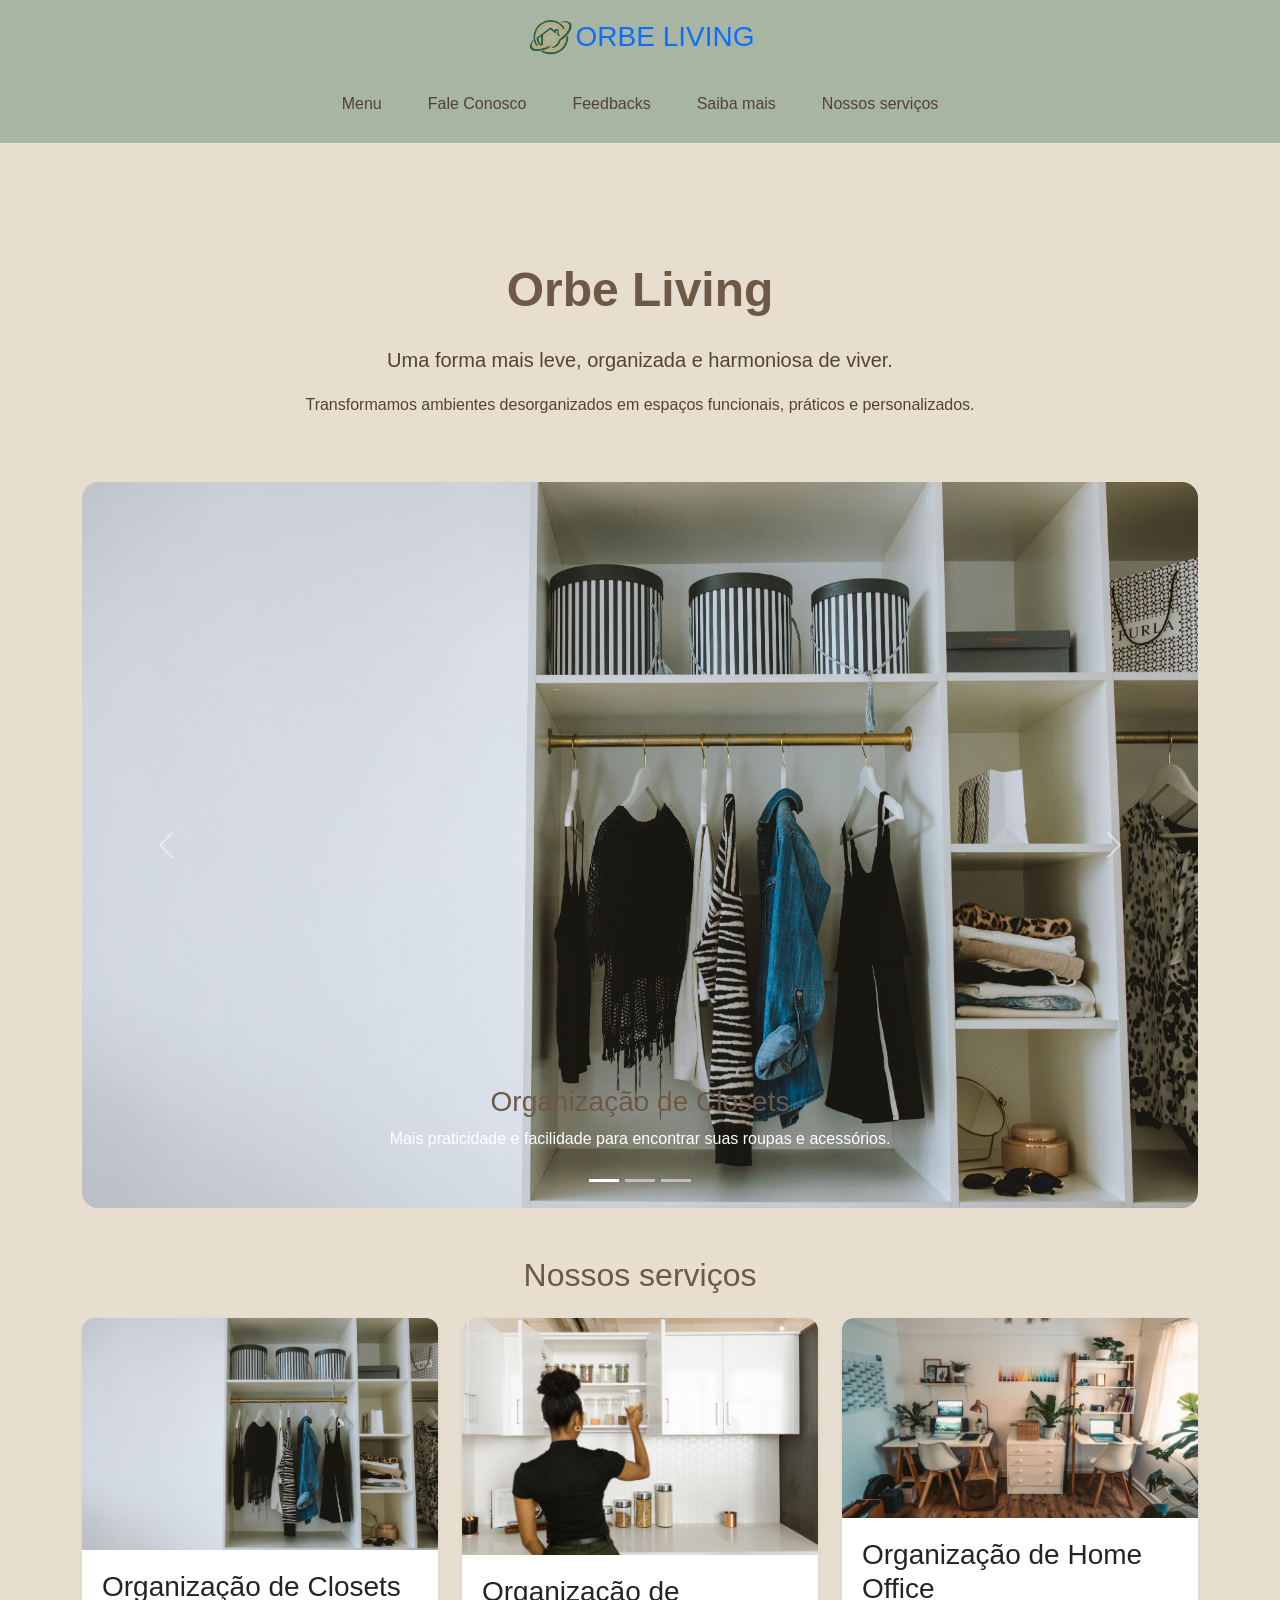
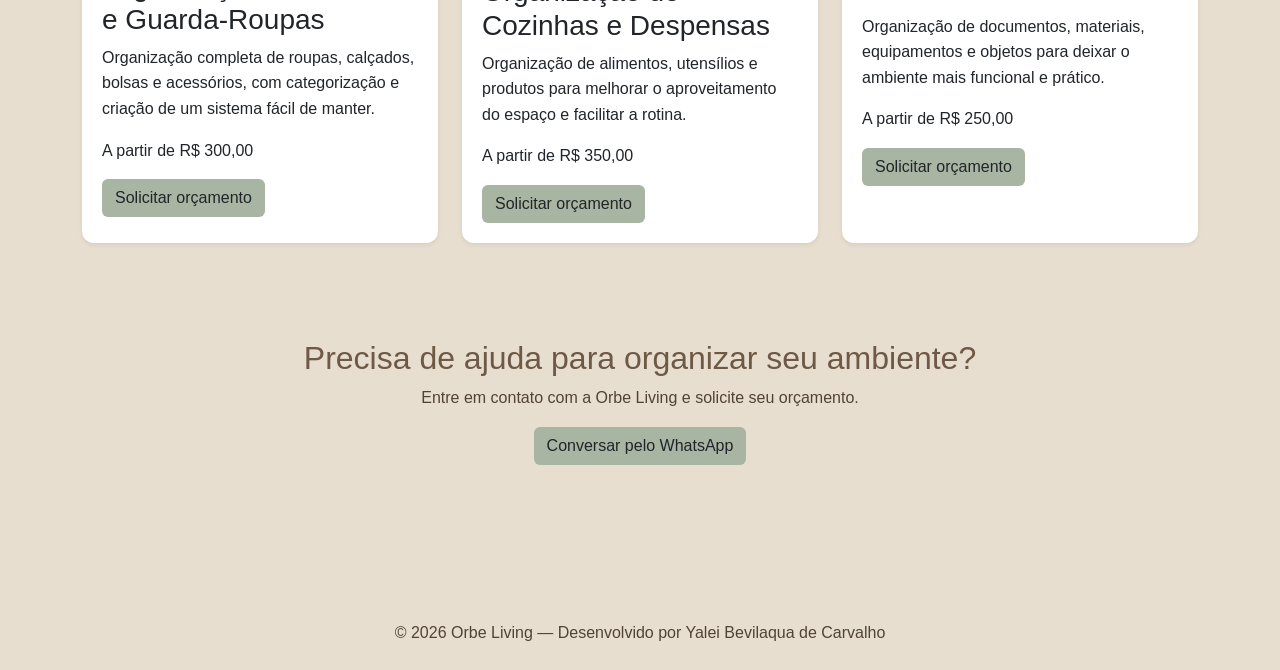
<file: index.html>
<!DOCTYPE html>
<html lang="pt-br">

<head>
    <meta charset="UTF-8">
    <meta name="viewport" content="width=device-width, initial-scale=1.0">
    <title>Menu principal</title>
    <link href="https://cdn.jsdelivr.net/npm/bootstrap@5.3.8/dist/css/bootstrap.min.css" rel="stylesheet"
        integrity="sha384-sRIl4kxILFvY47J16cr9ZwB07vP4J8+LH7qKQnuqkuIAvNWLzeN8tE5YBujZqJLB" crossorigin="anonymous">
    <link rel="stylesheet" href="CSS/index.css">
</head>

<body>

    <header class="py-3 mb-4 border-bottom fundo_head">
        <div class="container">
            <div class="text-center mb-3">
                <a href="index.html" class="d-inline-flex align-items-center text-decoration-none">
                    <img src="Imagens/Logo simplificada.png" alt="Logo Orbe Living" class="logo_simples">
                    <span class="fs-3 letra">ORBE LIVING</span>
                </a>
            </div>

            <ul class="nav nav-pills justify-content-center gap-2">
                <li class="nav-item">
                    <a href="index.html" class="nav-link link_colors letra">Menu</a>
                </li>

                <li class="nav-item">
                    <a href="contatos.html" class="nav-link link_colors letra">Fale Conosco</a>
                </li>

                <li class="nav-item">
                    <a href="depoimentos.html" class="nav-link link_colors letra">Feedbacks</a>
                </li>

                <li class="nav-item">
                    <a href="apresentacao.html" class="nav-link link_colors letra">Saiba mais</a>
                </li>

                <li class="nav-item">
                    <a href="servicos.html" class="nav-link link_colors letra">Nossos serviços</a>
                </li>
            </ul>
        </div>
    </header>


    <main class="container">

        <section class="text-center py-5">
            <h1 class="titulo">Orbe Living</h1>
            <p class="subtitulo fs-5">Uma forma mais leve, organizada e harmoniosa de viver.</p>
            <p>Transformamos ambientes desorganizados em espaços funcionais, práticos e personalizados.</p>
        </section>


        <section class="mb-5">
            <div id="carouselServicos" class="carousel slide" data-bs-ride="carousel">

                <div class="carousel-indicators">
                    <button type="button" data-bs-target="#carouselServicos" data-bs-slide-to="0" class="active"></button>
                    <button type="button" data-bs-target="#carouselServicos" data-bs-slide-to="1"></button>
                    <button type="button" data-bs-target="#carouselServicos" data-bs-slide-to="2"></button>
                </div>

                <div class="carousel-inner rounded-4">

                    <div class="carousel-item active">
                        <img src="Imagens/Serviços/img_org_1.jpg" class="d-block w-100" alt="Organização de closets">
                        <div class="carousel-caption d-none d-md-block">
                            <h3>Organização de Closets</h3>
                            <p>Mais praticidade e facilidade para encontrar suas roupas e acessórios.</p>
                        </div>
                    </div>

                    <div class="carousel-item">
                        <img src="Imagens/Serviços/img_org_2.jpg" class="d-block w-100" alt="Organização de cozinhas">
                        <div class="carousel-caption d-none d-md-block">
                            <h3>Organização de Cozinhas</h3>
                            <p>Melhor aproveitamento do espaço e mais praticidade no dia a dia.</p>
                        </div>
                    </div>

                    <div class="carousel-item">
                        <img src="Imagens/Serviços/img_org_3.jpg" class="d-block w-100" alt="Organização de Home Office">
                        <div class="carousel-caption d-none d-md-block">
                            <h3>Organização de Home Office</h3>
                            <p>Um espaço mais funcional para trabalhar e estudar.</p>
                        </div>
                    </div>

                </div>

                <button class="carousel-control-prev" type="button" data-bs-target="#carouselServicos" data-bs-slide="prev">
                    <span class="carousel-control-prev-icon"></span>
                </button>

                <button class="carousel-control-next" type="button" data-bs-target="#carouselServicos" data-bs-slide="next">
                    <span class="carousel-control-next-icon"></span>
                </button>

            </div>
        </section>


        <section class="mb-5">
            <h2 class="text-center mb-4">Nossos serviços</h2>

            <div class="row g-4">

                <div class="col-md-4">
                    <div class="card h-100 shadow-sm">
                        <img src="Imagens/Serviços/img_org_1.jpg" class="card-img-top" alt="Organização de Closets">

                        <div class="card-body">
                            <h3 class="card-title">Organização de Closets e Guarda-Roupas</h3>
                            <p class="card-text">Organização completa de roupas, calçados, bolsas e acessórios, com categorização e criação de um sistema fácil de manter.</p>
                            <p class="numero">A partir de R$ 300,00</p>

                            <a href="servico1.html" class="btn fundo_head">Solicitar orçamento</a>
                        </div>
                    </div>
                </div>


                <div class="col-md-4">
                    <div class="card h-100 shadow-sm">
                        <img src="Imagens/Serviços/img_org_2.jpg" class="card-img-top" alt="Organização de Cozinhas">

                        <div class="card-body">
                            <h3 class="card-title">Organização de Cozinhas e Despensas</h3>
                            <p class="card-text">Organização de alimentos, utensílios e produtos para melhorar o aproveitamento do espaço e facilitar a rotina.</p>
                            <p class="numero">A partir de R$ 350,00</p>

                            <a href="servico2.html" class="btn fundo_head">Solicitar orçamento</a>
                        </div>
                    </div>
                </div>


                <div class="col-md-4">
                    <div class="card h-100 shadow-sm">
                        <img src="Imagens/Serviços/img_org_3.jpg" class="card-img-top" alt="Organização de Home Office">

                        <div class="card-body">
                            <h3 class="card-title">Organização de Home Office</h3>
                            <p class="card-text">Organização de documentos, materiais, equipamentos e objetos para deixar o ambiente mais funcional e prático.</p>
                            <p class="numero">A partir de R$ 250,00</p>

                            <a href="servico3.html" class="btn fundo_head">Solicitar orçamento</a>
                        </div>
                    </div>
                </div>

            </div>
        </section>


        <section class="text-center py-5 mb-5">
            <h2>Precisa de ajuda para organizar seu ambiente?</h2>
            <p>Entre em contato com a Orbe Living e solicite seu orçamento.</p>
            <a href="https://wa.me/554933113062" target="_blank" class="btn fundo_head">Conversar pelo WhatsApp</a>
        </section>

    </main>


    <footer class="text-center py-4">
        <p class="mb-0">© 2026 Orbe Living — Desenvolvido por Yalei Bevilaqua de Carvalho</p>
    </footer>


    <script src="https://cdn.jsdelivr.net/npm/bootstrap@5.3.8/dist/js/bootstrap.bundle.min.js"></script>

</body>

</html>
</file>
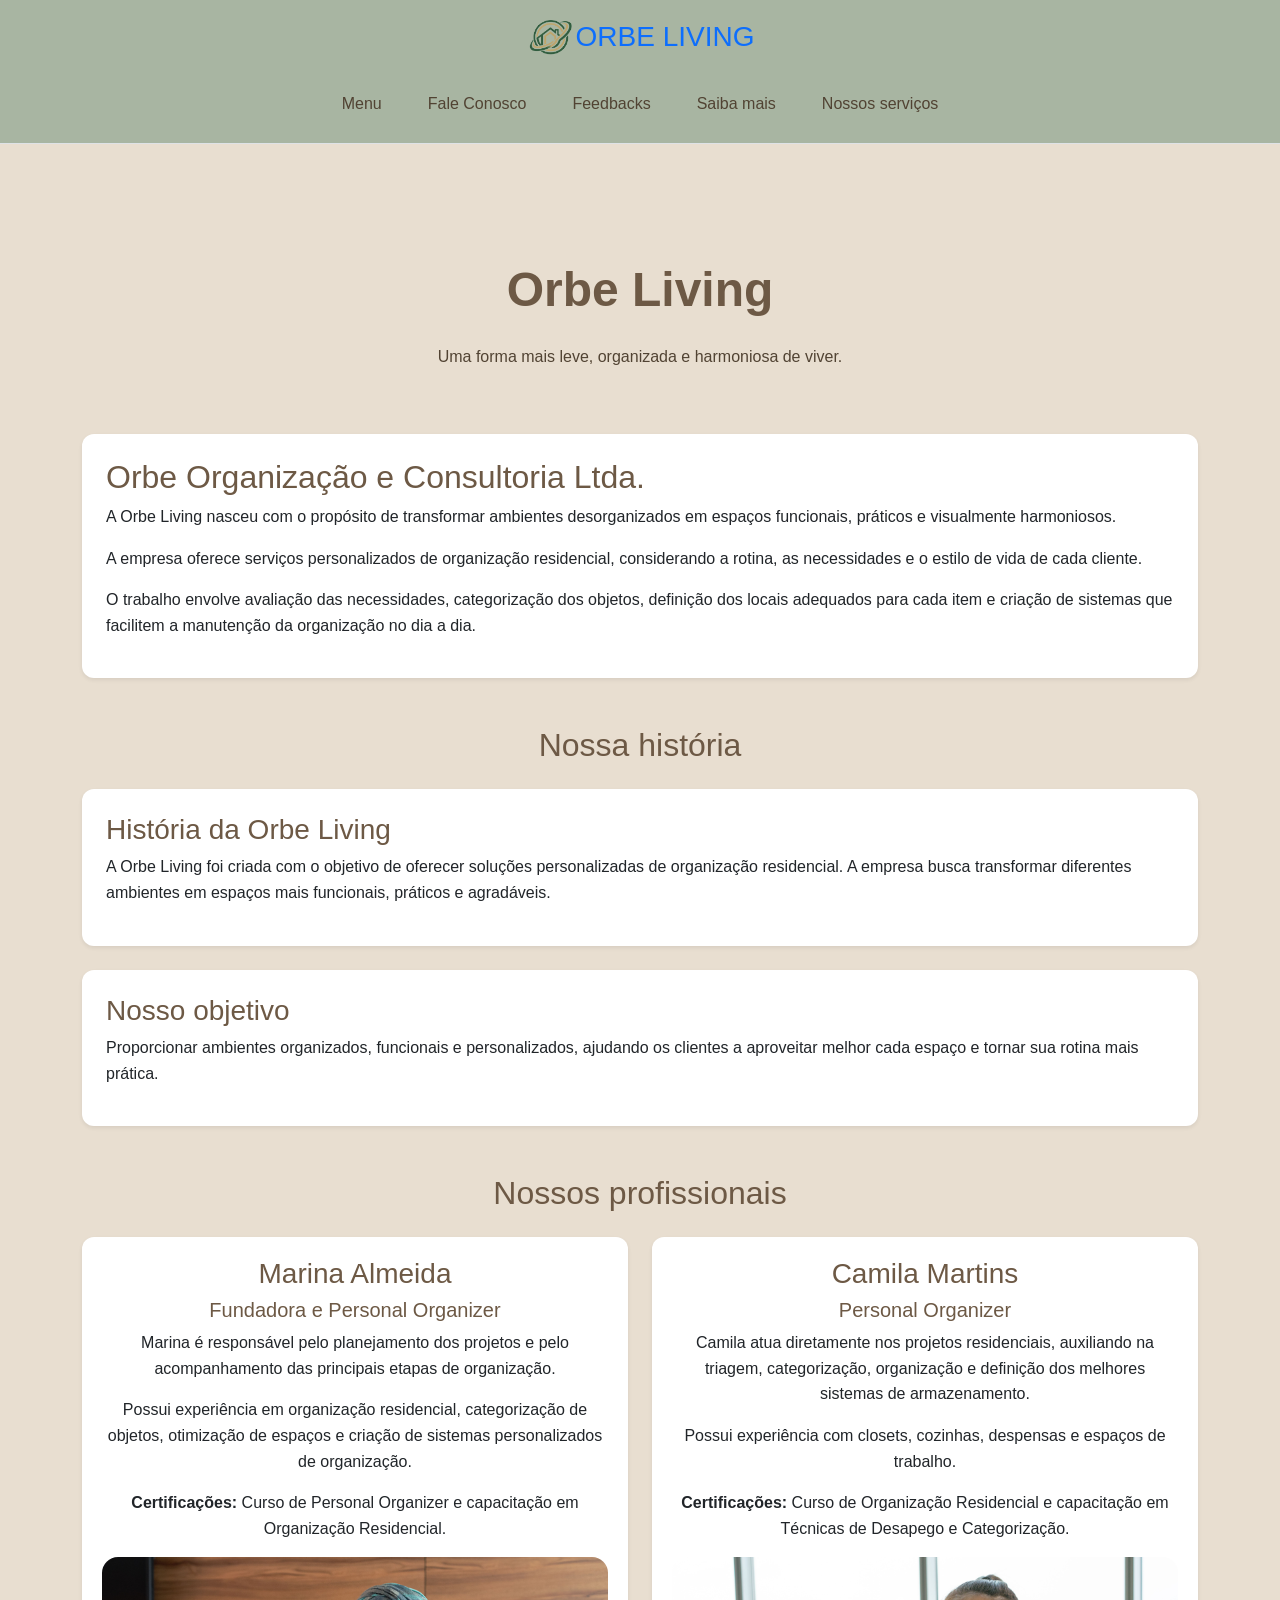
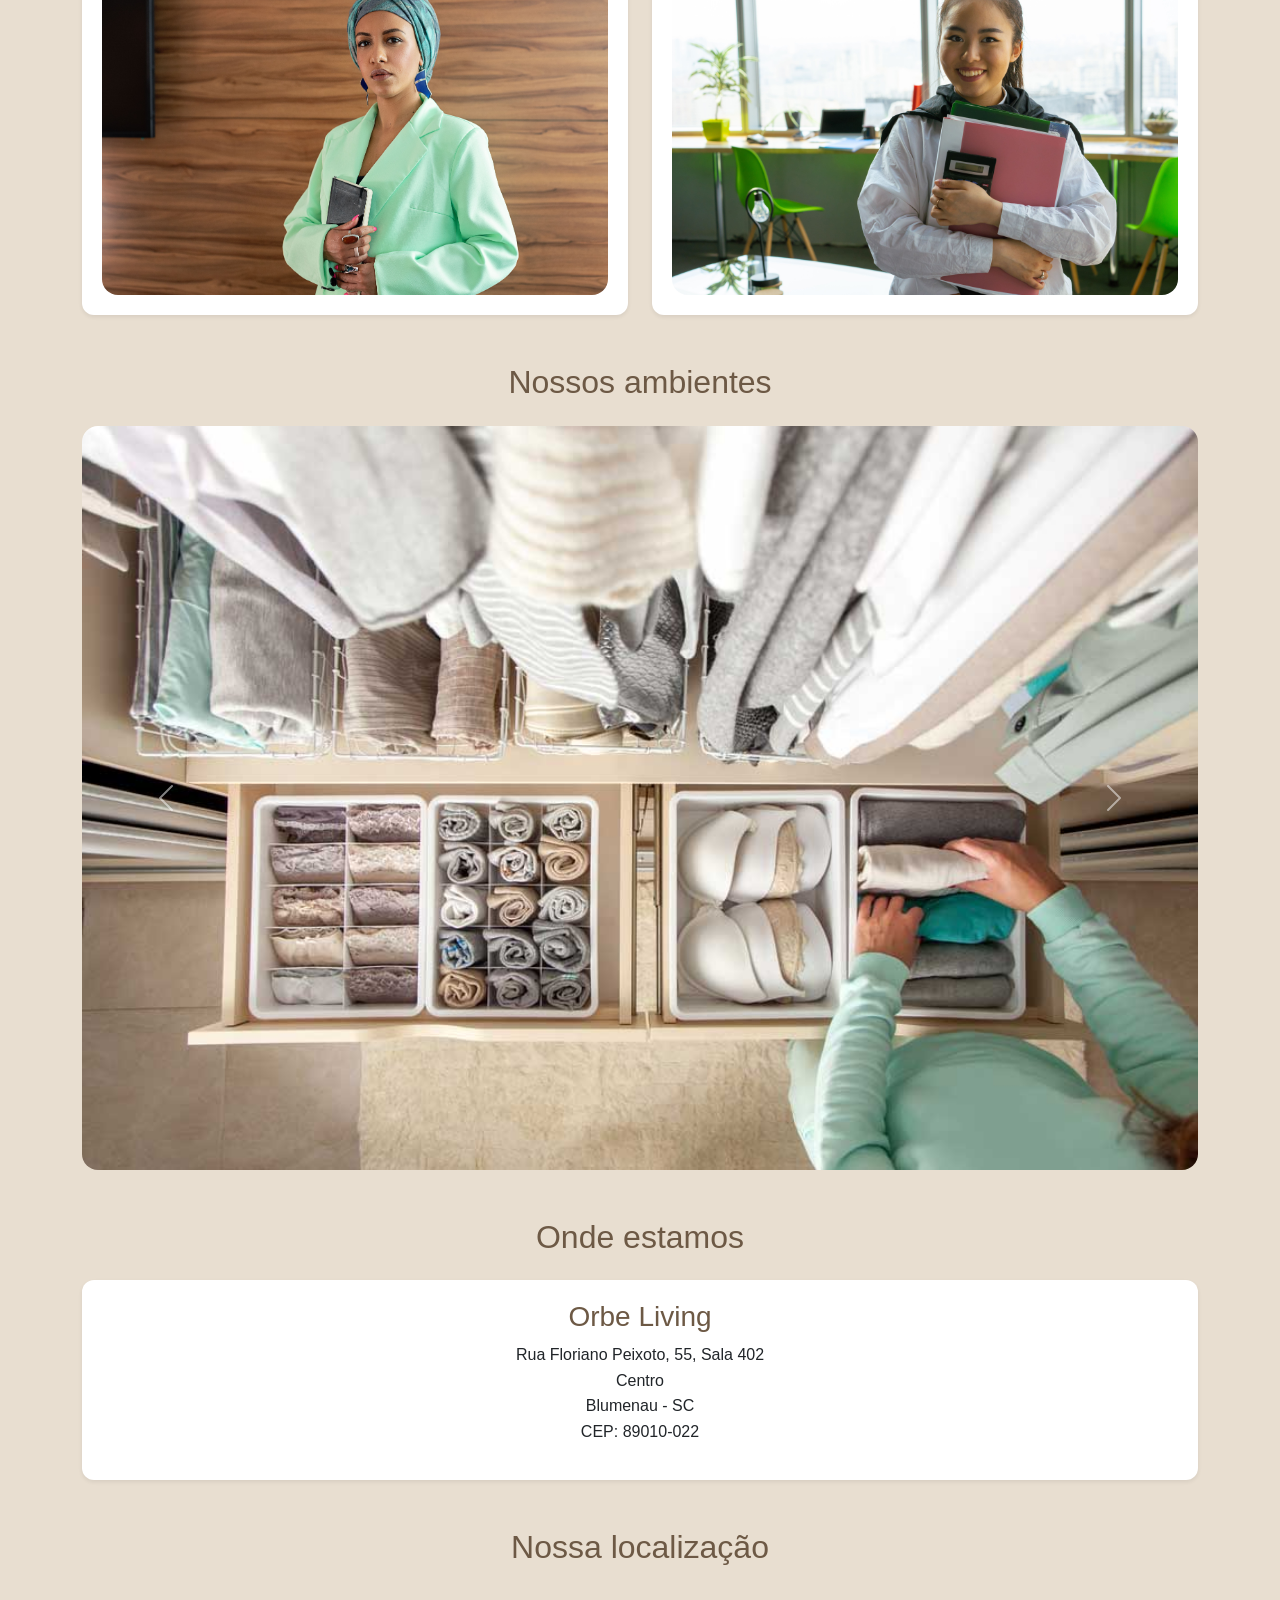
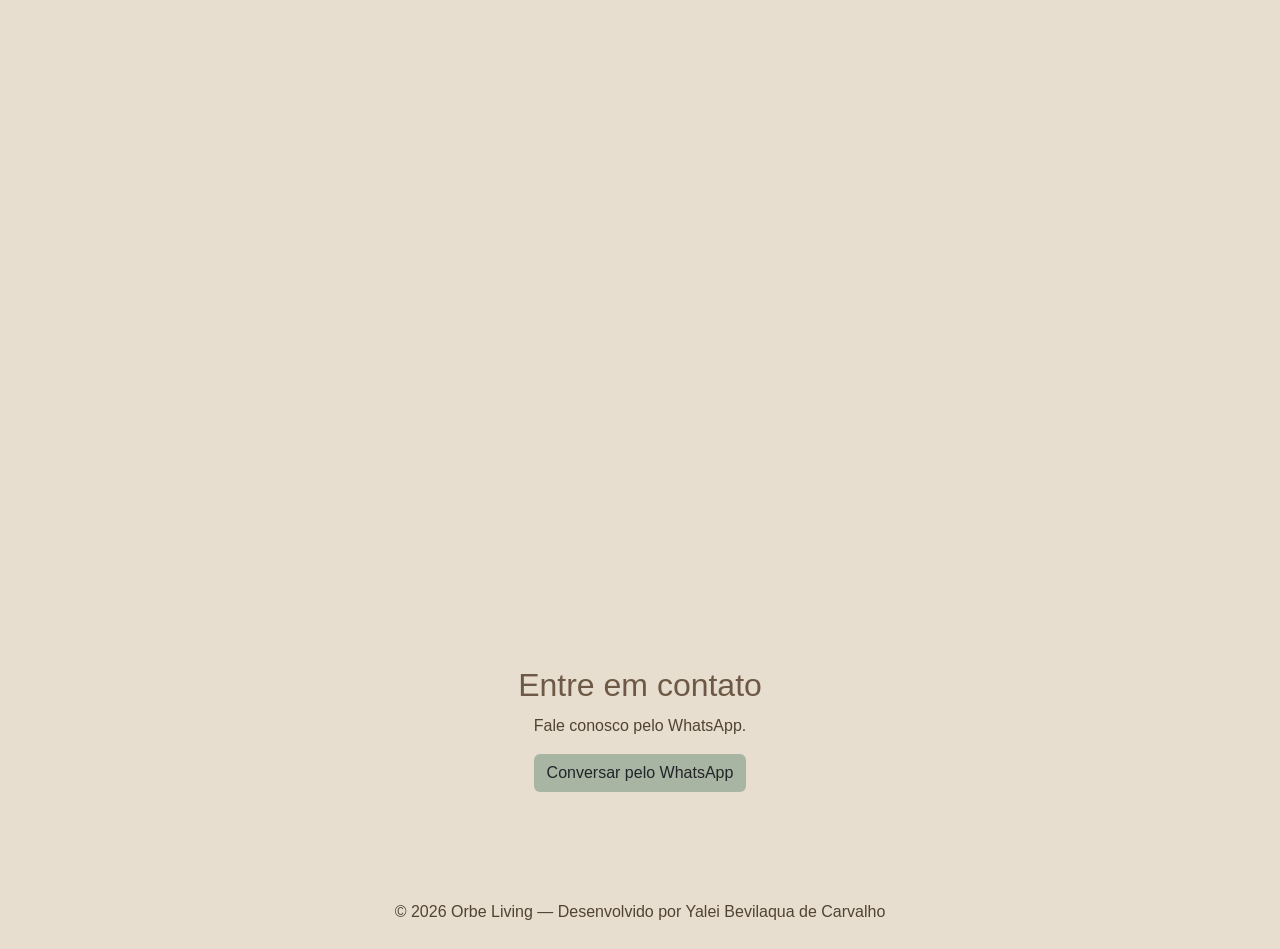
<file: apresentacao.html>
<!DOCTYPE html>
<html lang="pt-br">

<head>
    <meta charset="UTF-8">
    <meta name="viewport" content="width=device-width, initial-scale=1.0">
    <link href="https://cdn.jsdelivr.net/npm/bootstrap@5.3.8/dist/css/bootstrap.min.css" rel="stylesheet"
        integrity="sha384-sRIl4kxILFvY47J16cr9ZwB07vP4J8+LH7qKQnuqkuIAvNWLzeN8tE5YBujZqJLB" crossorigin="anonymous">
    <link rel="stylesheet" href="CSS/index.css">
    <title>Sobre nós</title>
</head>

<body>

    <header class="py-3 mb-4 border-bottom fundo_head">
        <div class="container">
            <div class="text-center mb-3">
                <a href="index.html" class="d-inline-flex align-items-center text-decoration-none">
                    <img src="Imagens/Logo simplificada.png" alt="Logo Orbe Living" class="logo_simples">
                    <span class="fs-3 letra">ORBE LIVING</span>
                </a>
            </div>

            <ul class="nav nav-pills justify-content-center gap-2">
                <li class="nav-item">
                    <a href="index.html" class="nav-link link_colors letra">Menu</a>
                </li>
                <li class="nav-item">
                    <a href="contatos.html" class="nav-link link_colors letra">Fale Conosco</a>
                </li>
                <li class="nav-item">
                    <a href="depoimentos.html" class="nav-link link_colors letra">Feedbacks</a>
                </li>
                <li class="nav-item">
                    <a href="apresentacao.html" class="nav-link link_colors letra">Saiba mais</a>
                </li>
                <li class="nav-item">
                    <a href="servicos.html" class="nav-link link_colors letra">Nossos serviços</a>
                </li>
            </ul>
        </div>
    </header>


    <main class="container">

        <section class="text-center py-5">
            <h1 class="titulo">Orbe Living</h1>
            <p class="subtitulo">Uma forma mais leve, organizada e harmoniosa de viver.</p>
        </section>

        <section class="mb-5">
            <div class="card shadow-sm">
                <div class="card-body p-4">
                    <h2>Orbe Organização e Consultoria Ltda.</h2>
                    <p>A Orbe Living nasceu com o propósito de transformar ambientes desorganizados em espaços
                        funcionais, práticos e visualmente harmoniosos.</p>
                    <p>A empresa oferece serviços personalizados de organização residencial, considerando a rotina, as
                        necessidades e o estilo de vida de cada cliente.</p>
                    <p>O trabalho envolve avaliação das necessidades, categorização dos objetos, definição dos locais
                        adequados para cada item e criação de sistemas que facilitem a manutenção da organização no dia
                        a dia.</p>
                </div>
            </div>
        </section>

        <section class="mb-5">
            <h2 class="text-center mb-4">Nossa história</h2>

            <div class="card shadow-sm mb-4">
                <div class="card-body p-4">
                    <h3>História da Orbe Living</h3>
                    <p>A Orbe Living foi criada com o objetivo de oferecer soluções personalizadas de organização
                        residencial. A empresa busca transformar diferentes ambientes em espaços mais funcionais,
                        práticos e agradáveis.</p>
                </div>
            </div>

            <div class="card shadow-sm">
                <div class="card-body p-4">
                    <h3>Nosso objetivo</h3>
                    <p>Proporcionar ambientes organizados, funcionais e personalizados, ajudando os clientes a
                        aproveitar melhor cada espaço e tornar sua rotina mais prática.</p>
                </div>
            </div>
        </section>

        <section class="mb-5">
            <h2 class="text-center mb-4">Nossos profissionais</h2>

            <div class="row g-4">

                <div class="col-md-6">
                    <div class="card h-100 shadow-sm">
                        <div class="card-body text-center">
                            <h3>Marina Almeida</h3>
                            <h5>Fundadora e Personal Organizer</h5>
                            <p>Marina é responsável pelo planejamento dos projetos e pelo acompanhamento das principais
                                etapas de organização.</p>
                            <p>Possui experiência em organização residencial, categorização de objetos, otimização de
                                espaços e criação de sistemas personalizados de organização.</p>
                            <p><strong>Certificações:</strong> Curso de Personal Organizer e capacitação em Organização
                                Residencial.</p>
                            <img src="Imagens/Profissionais/prof_img_1.jpg" class="d-block w-100 rounded-4">
                        </div>
                    </div>
                </div>


                <div class="col-md-6">
                    <div class="card h-100 shadow-sm">
                        <div class="card-body text-center">
                            <h3>Camila Martins</h3>
                            <h5>Personal Organizer</h5>
                            <p>Camila atua diretamente nos projetos residenciais, auxiliando na triagem, categorização,
                                organização e definição dos melhores sistemas de armazenamento.</p>
                            <p>Possui experiência com closets, cozinhas, despensas e espaços de trabalho.</p>
                            <p><strong>Certificações:</strong> Curso de Organização Residencial e capacitação em
                                Técnicas de Desapego e Categorização.</p>
                            <img src="Imagens/Profissionais/prof_img_2.jpg" class="d-block w-100 rounded-4">
                        </div>
                    </div>
                </div>

            </div>
        </section>

        <section class="mb-5">
            <h2 class="text-center mb-4">Nossos ambientes</h2>

            <div id="carouselAmbientes" class="carousel slide" data-bs-ride="carousel">

                <div class="carousel-inner">

                    <div class="carousel-item active">
                        <img src="Imagens/Blog/img_carrosel.jpg" class="d-block w-100 rounded-4" alt="">
                    </div>

                    <div class="carousel-item">
                        <img src="Imagens/Blog/img_carrosel2.jpg" class="d-block w-100 rounded-4" alt="">
                    </div>

                    <div class="carousel-item">
                        <img src="Imagens/Blog/img_carrosel3.jpg" class="d-block w-100 rounded-4" alt="">
                    </div>

                </div>

                <button class="carousel-control-prev" type="button" data-bs-target="#carouselAmbientes"
                    data-bs-slide="prev">
                    <span class="carousel-control-prev-icon"></span>
                </button>

                <button class="carousel-control-next" type="button" data-bs-target="#carouselAmbientes"
                    data-bs-slide="next">
                    <span class="carousel-control-next-icon"></span>
                </button>

            </div>
        </section>

        <section class="mb-5">
            <h2 class="text-center mb-4">Onde estamos</h2>

            <div class="card shadow-sm">
                <div class="card-body text-center">
                    <h3>Orbe Living</h3>
                    <p>Rua Floriano Peixoto, 55, Sala 402<br>Centro<br>Blumenau - SC<br>CEP: 89010-022</p>
                </div>
            </div>
        </section>


        <section class="mb-5">
            <h2 class="text-center mb-4">Nossa localização</h2>

            <div class="ratio ratio-16x9">
                <iframe
                    src="https://www.google.com/maps/embed?pb=!1m18!1m12!1m3!1d861.7697059213281!2d-49.06394760801791!3d-26.92209615701934!2m3!1f0!2f0!3f0!3m2!1i1024!2i768!4f13.1!3m3!1m2!1s0x94df19374179c2bf%3A0x6e0fda60c5540fc1!2sR.%20Floriano%20Peixoto%2C%2055%20-%20Centro%2C%20Blumenau%20-%20SC%2C%2089010-022!5e0!3m2!1spt-BR!2sbr!4v1789394761969!5m2!1spt-BR!2sbr"
                    width="600" height="450" style="border:0;" allowfullscreen="" loading="lazy"
                    referrerpolicy="strict-origin-when-cross-origin"></iframe>
            </div>
        </section>

        <section class="text-center mb-5">
            <h2>Entre em contato</h2>
            <p>Fale conosco pelo WhatsApp.</p>

            <a href="https://wa.me/554933113062" target="_blank" class="btn fundo_head">
                Conversar pelo WhatsApp
            </a>
        </section>

    </main>

    <footer class="text-center py-4">
        <p class="mb-0">© 2026 Orbe Living — Desenvolvido por Yalei Bevilaqua de Carvalho</p>
    </footer>

    <script src="https://cdn.jsdelivr.net/npm/bootstrap@5.3.8/dist/js/bootstrap.bundle.min.js"></script>

</body>

</html>
</file>
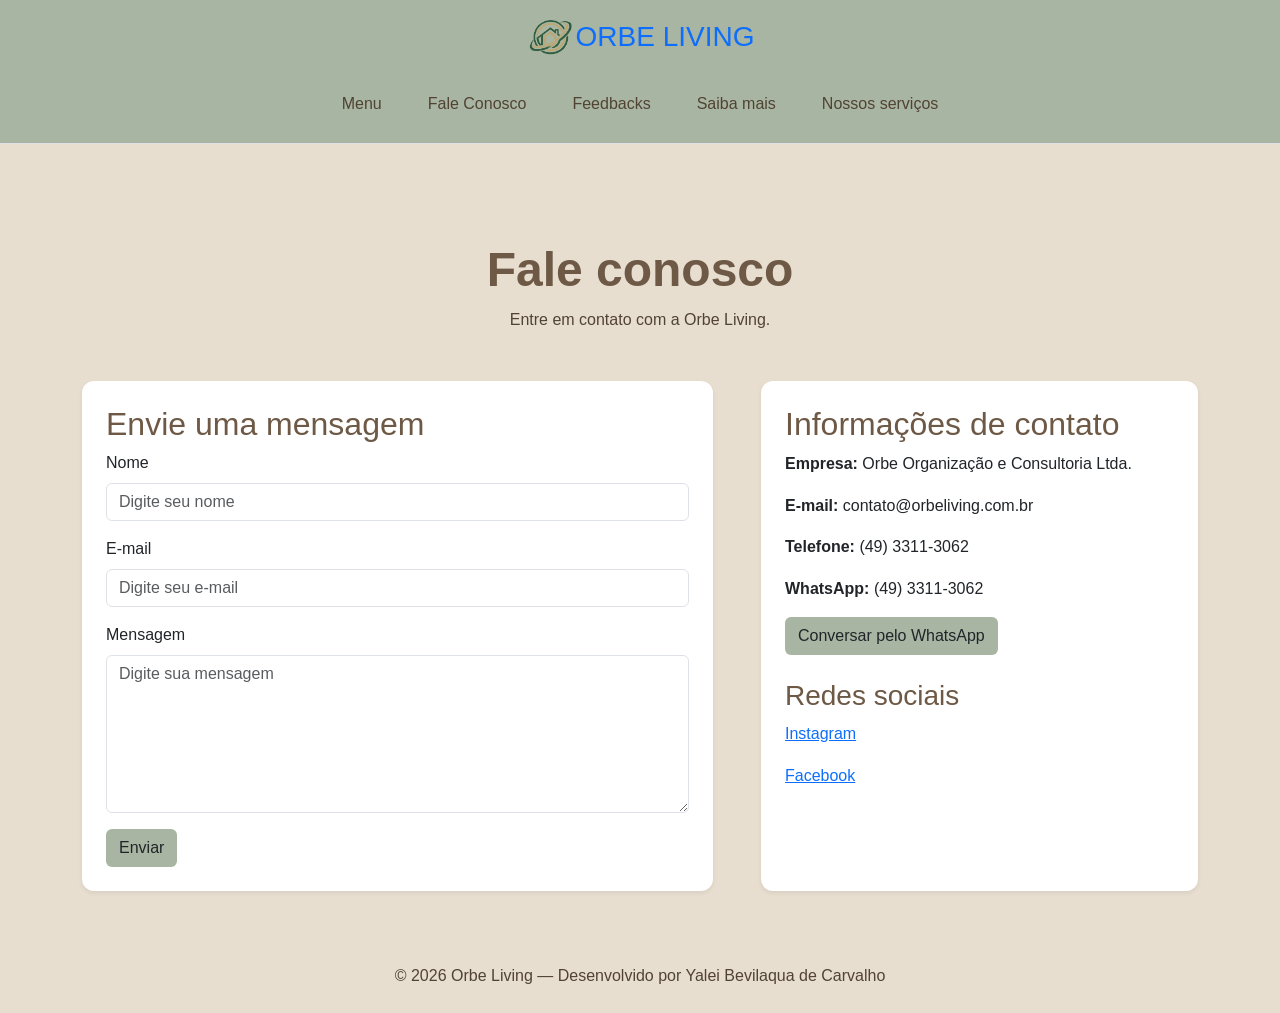
<file: contatos.html>
<!DOCTYPE html>
<html lang="pt-br">

<head>
    <meta charset="UTF-8">
    <meta name="viewport" content="width=device-width, initial-scale=1.0">
    <link href="https://cdn.jsdelivr.net/npm/bootstrap@5.3.8/dist/css/bootstrap.min.css" rel="stylesheet"
        integrity="sha384-sRIl4kxILFvY47J16cr9ZwB07vP4J8+LH7qKQnuqkuIAvNWLzeN8tE5YBujZqJLB" crossorigin="anonymous">
    <link rel="stylesheet" href="CSS/index.css">
    <title>Fale conosco</title>
</head>

<body>

    <header class="py-3 mb-4 border-bottom fundo_head">
        <div class="container">
            <div class="text-center mb-3">
                <a href="index.html" class="d-inline-flex align-items-center text-decoration-none">
                    <img src="Imagens/Logo simplificada.png" alt="Logo Orbe Living" class="logo_simples">
                    <span class="fs-3 letra">ORBE LIVING</span>
                </a>
            </div>

            <ul class="nav nav-pills justify-content-center gap-2">
                <li class="nav-item">
                    <a href="index.html" class="nav-link link_colors letra">Menu</a>
                </li>

                <li class="nav-item">
                    <a href="contatos.html" class="nav-link link_colors letra">Fale Conosco</a>
                </li>

                <li class="nav-item">
                    <a href="depoimentos.html" class="nav-link link_colors letra">Feedbacks</a>
                </li>

                <li class="nav-item">
                    <a href="apresentacao.html" class="nav-link link_colors letra">Saiba mais</a>
                </li>

                <li class="nav-item">
                    <a href="servicos.html" class="nav-link link_colors letra">Nossos serviços</a>
                </li>
            </ul>
        </div>
    </header>


    <main class="container py-5">

        <h1 class="titulo text-center mb-2">Fale conosco</h1>
        <p class="subtitulo text-center mb-5">Entre em contato com a Orbe Living.</p>


        <div class="row g-5">

            <div class="col-md-7">
                <div class="card shadow-sm h-100">
                    <div class="card-body p-4">

                        <h2>Envie uma mensagem</h2>

                        <form id="formContato" data-api-form="contato">
                            <div class="mb-3">
                                <label for="nome" class="form-label">Nome</label>
                                <input type="text" class="form-control" id="nome" name="nome" placeholder="Digite seu nome" required>
                            </div>

                            <div class="mb-3">
                                <label for="email" class="form-label">E-mail</label>
                                <input type="email" class="form-control" id="email" name="email" placeholder="Digite seu e-mail" required>
                            </div>

                            <div class="mb-3">
                                <label for="mensagem" class="form-label">Mensagem</label>
                                <textarea class="form-control" id="mensagem" name="mensagem" rows="6" placeholder="Digite sua mensagem" required></textarea>
                            </div>

                            <button type="submit" class="btn fundo_head">Enviar</button>
                        </form>

                    </div>
                </div>
            </div>


            <div class="col-md-5">
                <div class="card shadow-sm h-100">
                    <div class="card-body p-4">

                        <h2>Informações de contato</h2>

                        <p><strong>Empresa:</strong> Orbe Organização e Consultoria Ltda.</p>

                        <p><strong>E-mail:</strong> contato@orbeliving.com.br</p>

                        <p><strong>Telefone:</strong> (49) 3311-3062</p>

                        <p><strong>WhatsApp:</strong> (49) 3311-3062</p>

                        <a href="https://wa.me/554933113062" target="_blank" class="btn fundo_head mb-4">
                            Conversar pelo WhatsApp
                        </a>

                        <h3>Redes sociais</h3>

                        <p>
                            <a href="https://www.instagram.com/" target="_blank">Instagram</a>
                        </p>

                        <p>
                            <a href="https://www.facebook.com/" target="_blank">Facebook</a>
                        </p>

                    </div>
                </div>
            </div>

        </div>

    </main>


    <footer class="text-center py-4">
        <p class="mb-0">© 2026 Orbe Living — Desenvolvido por Yalei Bevilaqua de Carvalho</p>
    </footer>

    <script src="js/a13.js"></script>
</body>

</html>
</file>
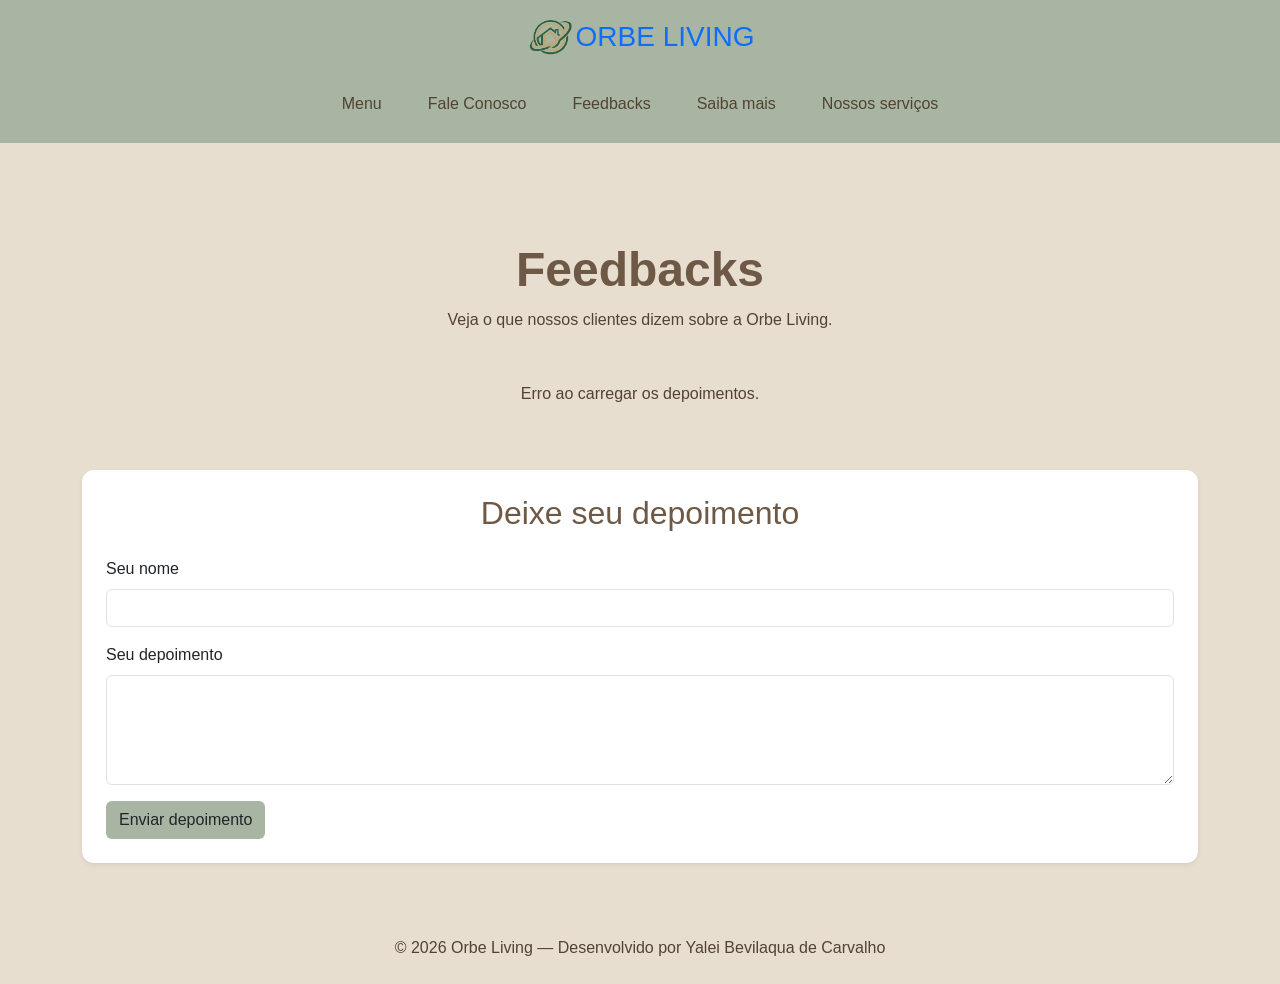
<file: depoimentos.html>
<!DOCTYPE html>
<html lang="pt-br">

<head>
    <meta charset="UTF-8">
    <meta name="viewport" content="width=device-width, initial-scale=1.0">
    <link href="https://cdn.jsdelivr.net/npm/bootstrap@5.3.8/dist/css/bootstrap.min.css" rel="stylesheet"
        integrity="sha384-sRIl4kxILFvY47J16cr9ZwB07vP4J8+LH7qKQnuqkuIAvNWLzeN8tE5YBujZqJLB" crossorigin="anonymous">
    <link rel="stylesheet" href="CSS/index.css">
    <title>Feedbacks</title>
</head>

<body>

    <header class="py-3 mb-4 border-bottom fundo_head">
        <div class="container">
            <div class="text-center mb-3">
                <a href="index.html" class="d-inline-flex align-items-center text-decoration-none">
                    <img src="Imagens/Logo simplificada.png" alt="Logo Orbe Living" class="logo_simples">
                    <span class="fs-3 letra">ORBE LIVING</span>
                </a>
            </div>

            <ul class="nav nav-pills justify-content-center gap-2">
                <li class="nav-item">
                    <a href="index.html" class="nav-link link_colors letra">Menu</a>
                </li>

                <li class="nav-item">
                    <a href="contatos.html" class="nav-link link_colors letra">Fale Conosco</a>
                </li>

                <li class="nav-item">
                    <a href="depoimentos.html" class="nav-link link_colors letra">Feedbacks</a>
                </li>

                <li class="nav-item">
                    <a href="apresentacao.html" class="nav-link link_colors letra">Saiba mais</a>
                </li>

                <li class="nav-item">
                    <a href="servicos.html" class="nav-link link_colors letra">Nossos serviços</a>
                </li>
            </ul>
        </div>
    </header>


    <main class="container py-5">

        <h1 class="titulo text-center mb-2">Feedbacks</h1>
        <p class="subtitulo text-center mb-5">Veja o que nossos clientes dizem sobre a Orbe Living.</p>


        <div class="row g-4" id="listaDepoimentos">
            <p class="text-center">Carregando depoimentos...</p>
        </div>

        <section class="card shadow-sm mt-5">
            <div class="card-body p-4">
                <h2 class="text-center mb-4">Deixe seu depoimento</h2>
                <form id="formDepoimento">
                    <div class="mb-3">
                        <label for="nomeDepoimento" class="form-label">Seu nome</label>
                        <input type="text" class="form-control" id="nomeDepoimento" name="nome" required>
                    </div>
                    <div class="mb-3">
                        <label for="textoDepoimento" class="form-label">Seu depoimento</label>
                        <textarea class="form-control" id="textoDepoimento" name="depoimento" rows="4" required></textarea>
                    </div>
                    <button type="submit" class="btn fundo_head">Enviar depoimento</button>
                </form>
            </div>
        </section>

    </main>


    <footer class="text-center py-4">
        <p class="mb-0">© 2026 Orbe Living — Desenvolvido por Yalei Bevilaqua de Carvalho</p>
    </footer>

    <script src="js/a13.js"></script>
</body>

</html>
</file>
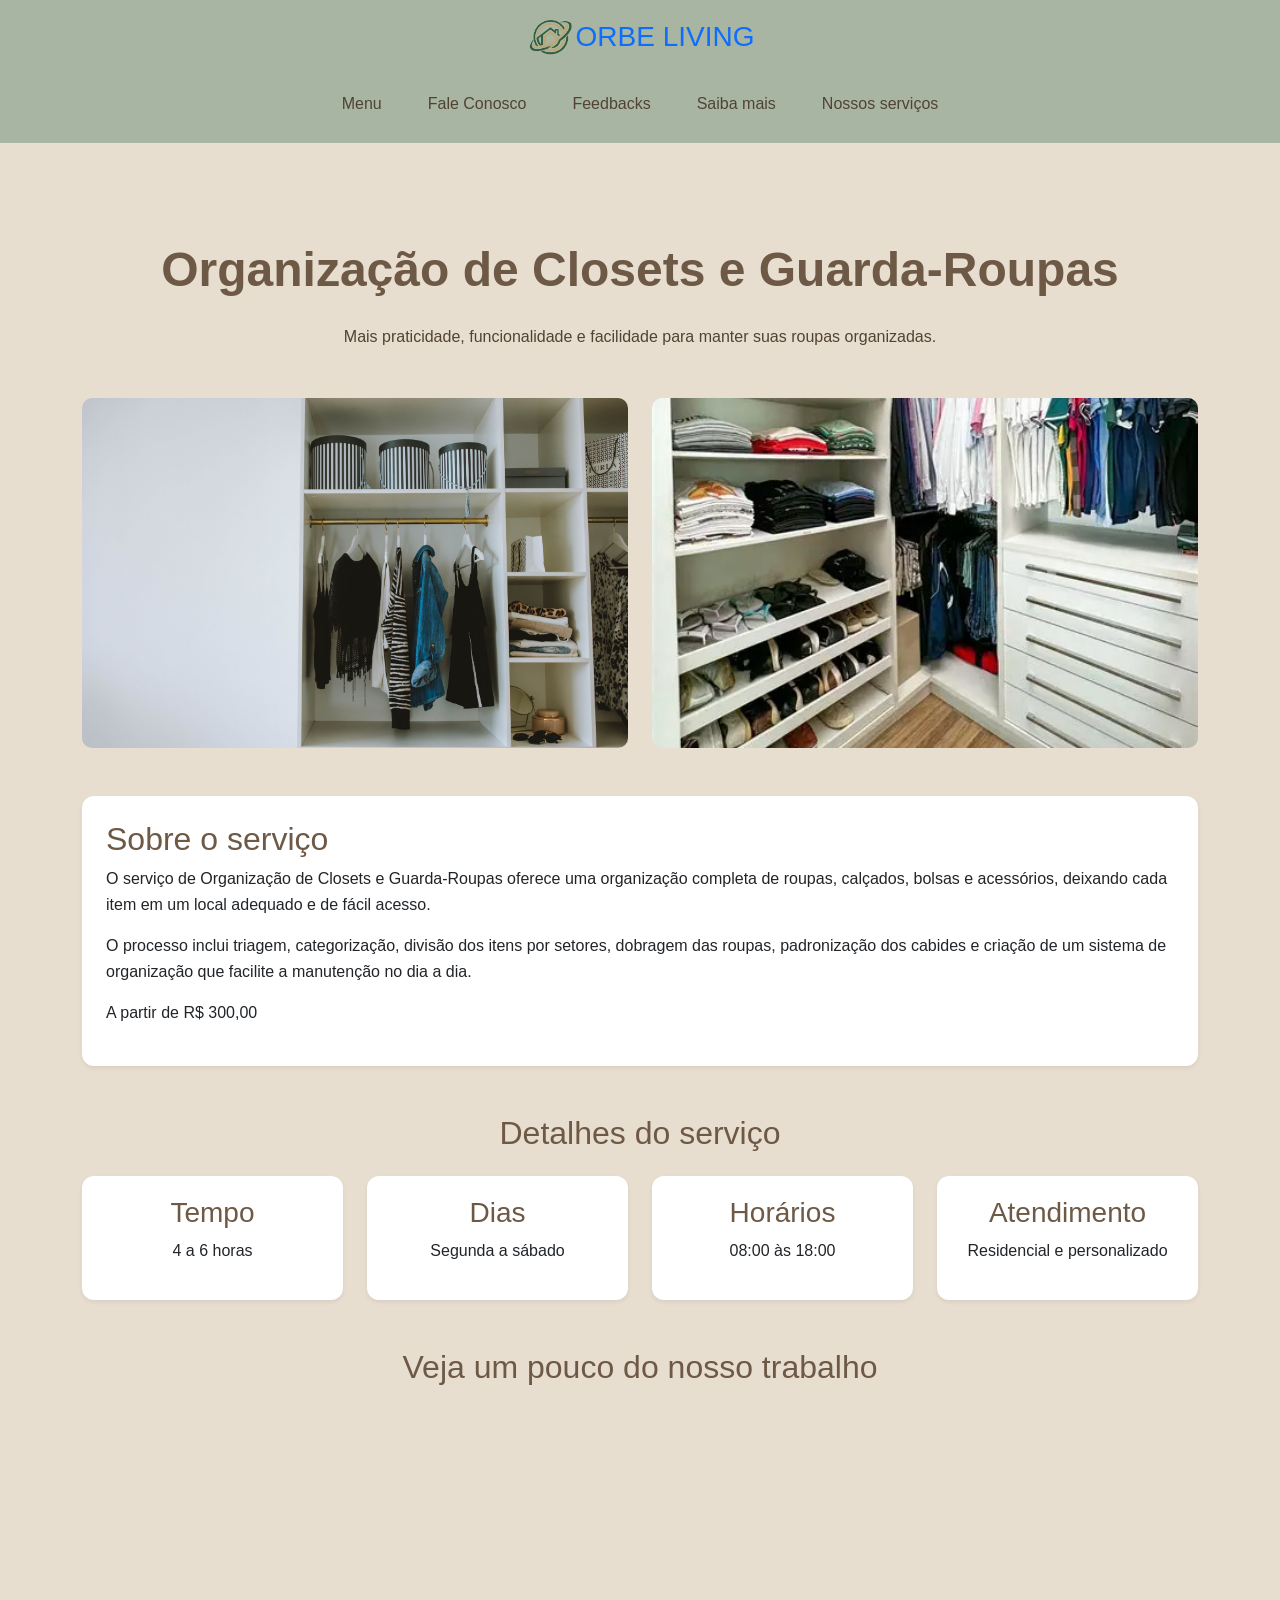
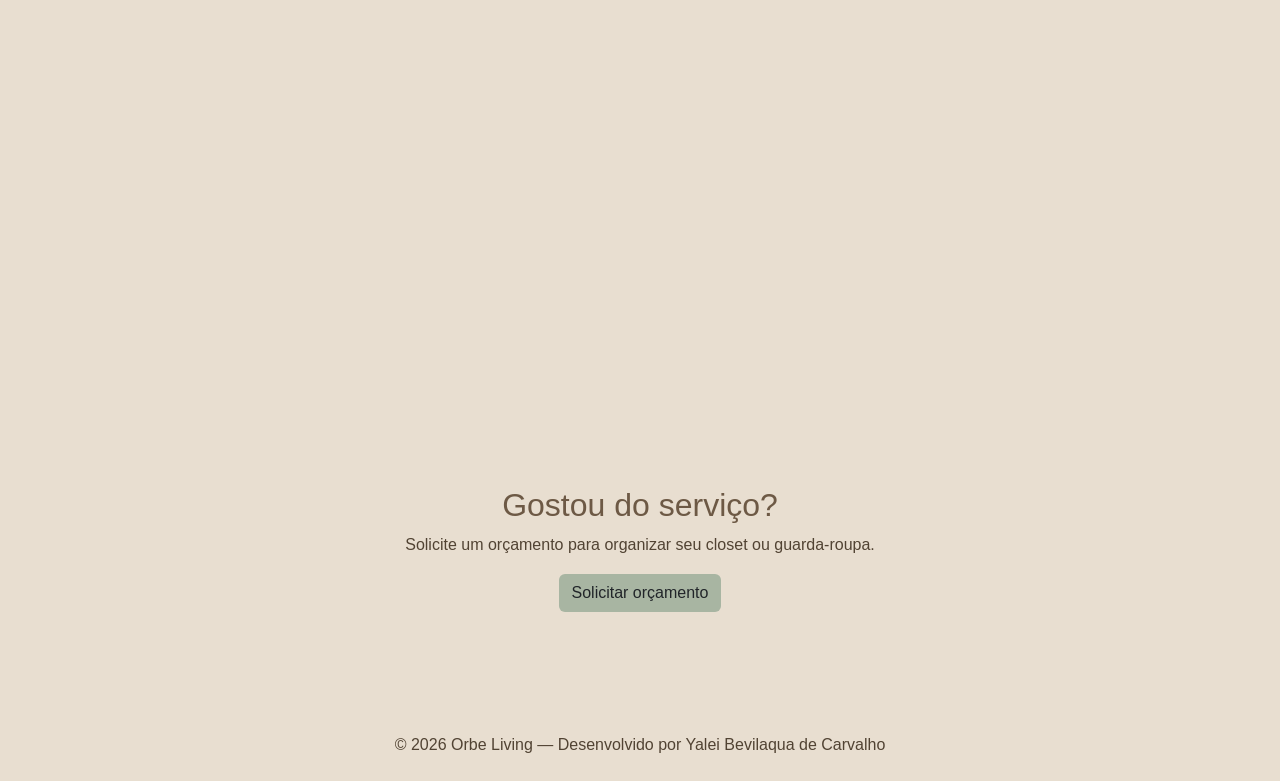
<file: servico1.html>
<!DOCTYPE html>
<html lang="pt-br">

<head>
    <meta charset="UTF-8">
    <meta name="viewport" content="width=device-width, initial-scale=1.0">
    <link href="https://cdn.jsdelivr.net/npm/bootstrap@5.3.8/dist/css/bootstrap.min.css" rel="stylesheet"
        integrity="sha384-sRIl4kxILFvY47J16cr9ZwB07vP4J8+LH7qKQnuqkuIAvNWLzeN8tE5YBujZqJLB" crossorigin="anonymous">
    <link rel="stylesheet" href="CSS/index.css">
    <title>Organização de Closets e Guarda-Roupas</title>
</head>

<body>

    <header class="py-3 mb-4 border-bottom fundo_head">
        <div class="container">
            <div class="text-center mb-3">
                <a href="index.html" class="d-inline-flex align-items-center text-decoration-none">
                    <img src="Imagens/Logo simplificada.png" alt="Logo Orbe Living" class="logo_simples">
                    <span class="fs-3 letra">ORBE LIVING</span>
                </a>
            </div>

            <ul class="nav nav-pills justify-content-center gap-2">
                <li class="nav-item">
                    <a href="index.html" class="nav-link link_colors letra">Menu</a>
                </li>

                <li class="nav-item">
                    <a href="contatos.html" class="nav-link link_colors letra">Fale Conosco</a>
                </li>

                <li class="nav-item">
                    <a href="depoimentos.html" class="nav-link link_colors letra">Feedbacks</a>
                </li>

                <li class="nav-item">
                    <a href="apresentacao.html" class="nav-link link_colors letra">Saiba mais</a>
                </li>

                <li class="nav-item">
                    <a href="servicos.html" class="nav-link link_colors letra">Nossos serviços</a>
                </li>
            </ul>
        </div>
    </header>


    <main class="container py-5">

        <section class="text-center mb-5">
            <h1 class="titulo">Organização de Closets e Guarda-Roupas</h1>
            <p class="subtitulo">Mais praticidade, funcionalidade e facilidade para manter suas roupas organizadas.</p>
        </section>


        <section class="mb-5">
            <div class="row g-4">

                <div class="col-md-6">
                    <img src="Imagens/Serviços/img_org_1.jpg" class="imagem-servico" alt="Closet organizado">
                </div>

                <div class="col-md-6">
                    <img src="Imagens/Serviços/servico_1.jpg" class="imagem-servico"
                        alt="Organização de guarda-roupas">
                </div>

            </div>
        </section>


        <section class="mb-5">
            <div class="card shadow-sm">
                <div class="card-body p-4">

                    <h2>Sobre o serviço</h2>

                    <p>O serviço de Organização de Closets e Guarda-Roupas oferece uma organização completa de roupas,
                        calçados, bolsas e acessórios, deixando cada item em um local adequado e de fácil acesso.</p>

                    <p>O processo inclui triagem, categorização, divisão dos itens por setores, dobragem das roupas,
                        padronização dos cabides e criação de um sistema de organização que facilite a manutenção no dia
                        a dia.</p>

                    <p class="numero">A partir de R$ 300,00</p>

                </div>
            </div>
        </section>


        <section class="mb-5">
            <h2 class="text-center mb-4">Detalhes do serviço</h2>

            <div class="row g-4">

                <div class="col-md-3">
                    <div class="card shadow-sm h-100 text-center">
                        <div class="card-body">
                            <h3>Tempo</h3>
                            <p>4 a 6 horas</p>
                        </div>
                    </div>
                </div>

                <div class="col-md-3">
                    <div class="card shadow-sm h-100 text-center">
                        <div class="card-body">
                            <h3>Dias</h3>
                            <p>Segunda a sábado</p>
                        </div>
                    </div>
                </div>

                <div class="col-md-3">
                    <div class="card shadow-sm h-100 text-center">
                        <div class="card-body">
                            <h3>Horários</h3>
                            <p>08:00 às 18:00</p>
                        </div>
                    </div>
                </div>

                <div class="col-md-3">
                    <div class="card shadow-sm h-100 text-center">
                        <div class="card-body">
                            <h3>Atendimento</h3>
                            <p>Residencial e personalizado</p>
                        </div>
                    </div>
                </div>

            </div>
        </section>


        <section class="mb-5">
            <h2 class="text-center mb-4">Veja um pouco do nosso trabalho</h2>

            <div class="ratio ratio-16x9">
                <iframe src="https://www.youtube.com/embed/Y_KEX98Y67c" title="Organização de Closets e Guarda-Roupas"
                    allow="accelerometer; autoplay; clipboard-write; encrypted-media; gyroscope; picture-in-picture; web-share"
                    allowfullscreen>
                </iframe>
            </div>
        </section>


        <section class="text-center mb-5">
            <h2>Gostou do serviço?</h2>
            <p>Solicite um orçamento para organizar seu closet ou guarda-roupa.</p>

            <a href="#" class="btn fundo_head" data-bs-toggle="modal" data-bs-target="#modalOrcamento">
                Solicitar orçamento
            </a>
        </section>

    </main>


    <div class="modal fade" id="modalOrcamento" tabindex="-1" aria-labelledby="modalOrcamentoLabel" aria-hidden="true">

        <div class="modal-dialog modal-lg modal-dialog-centered modal-dialog-scrollable">
            <div class="modal-content">

                <div class="modal-header">
                    <h2 class="modal-title " id="modalOrcamentoLabel">Solicitar orçamento</h2>
                    <button type="button" class="fundo_head" data-bs-dismiss="modal" aria-label="Fechar"></button>
                </div>

                <div class="modal-body">

                    <form id="formOrcamento" data-api-form="orcamento">
                        <input type="hidden" name="servico" value="Organização de Closets e Guarda-Roupas">

                        <div class="mb-3">
                            <label for="nome" class="form-label">Nome</label>
                            <input type="text" class="form-control" id="nome" name="nome" required>
                        </div>

                        <div class="mb-3">
                            <label for="email" class="form-label">E-mail</label>
                            <input type="email" class="form-control" id="email" name="email" required>
                        </div>

                        <div class="mb-3">
                            <label for="telefone" class="form-label">Telefone</label>
                            <input type="tel" class="form-control" id="telefone" name="telefone" required>
                        </div>

                        <div class="mb-3">
                            <label for="endereco" class="form-label">Endereço</label>
                            <input type="text" class="form-control" id="endereco" name="endereco" required>
                        </div>

                        <div class="row">

                            <div class="col-md-8 mb-3">
                                <label for="cidade" class="form-label">Cidade</label>
                                <input type="text" class="form-control" id="cidade" name="cidade" required>
                            </div>

                            <div class="col-md-4 mb-3">
                                <label for="uf" class="form-label">UF</label>
                                <input type="text" class="form-control" id="uf" name="uf" maxlength="2" required>
                            </div>

                        </div>

                        <div class="mb-3">
                            <label for="data" class="form-label">Data desejada para a realização do serviço</label>
                            <input type="date" class="form-control" id="data" name="data" required>
                        </div>

                        <div class="mb-3">
                            <label for="observacoes" class="form-label">Observações</label>
                            <textarea class="form-control" id="observacoes" name="observacoes" rows="4"></textarea>
                        </div>

                        <button type="submit" class="btn fundo_head">Enviar solicitação</button>

                    </form>

                </div>

            </div>
        </div>

    </div>


    <footer class="text-center py-4">
        <p class="mb-0">© 2026 Orbe Living — Desenvolvido por Yalei Bevilaqua de Carvalho</p>
    </footer>


    <script src="https://cdn.jsdelivr.net/npm/bootstrap@5.3.8/dist/js/bootstrap.bundle.min.js"></script>

    <script src="js/a13.js"></script>
</body>

</html>
</file>
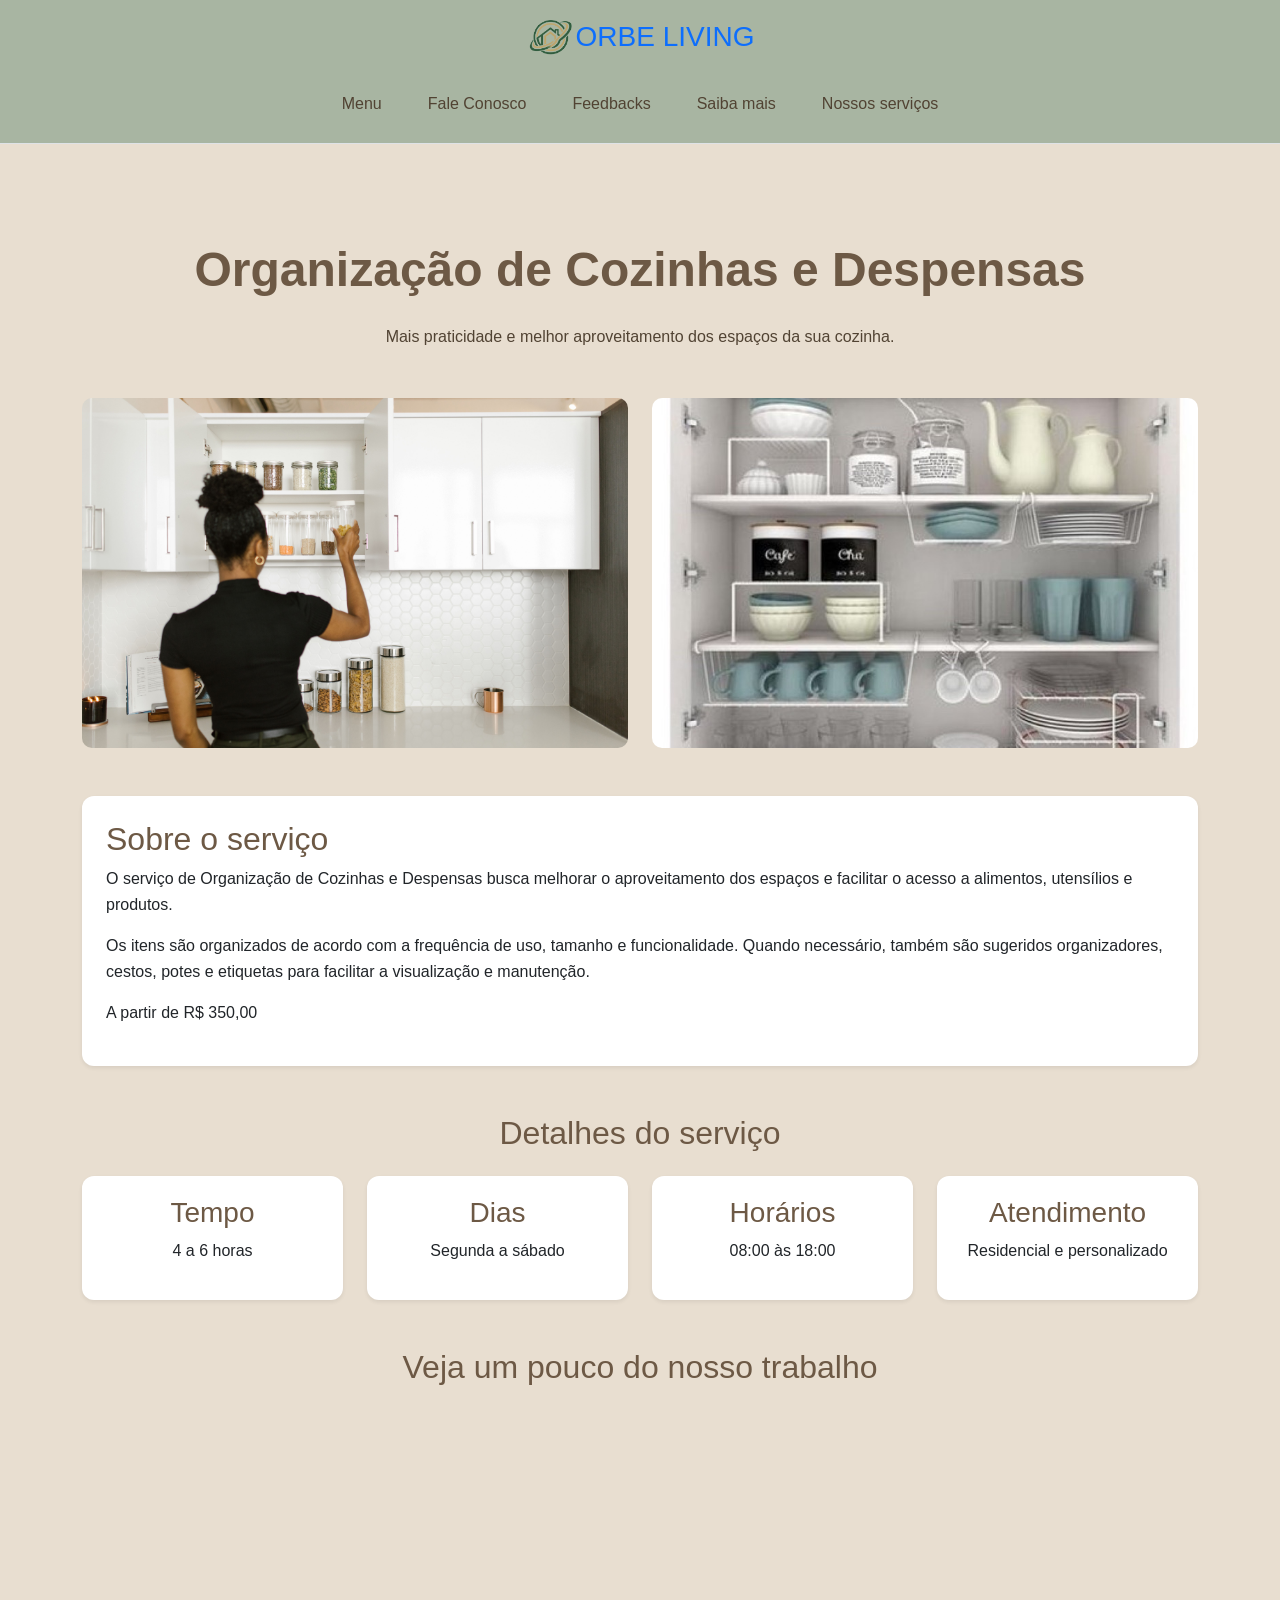
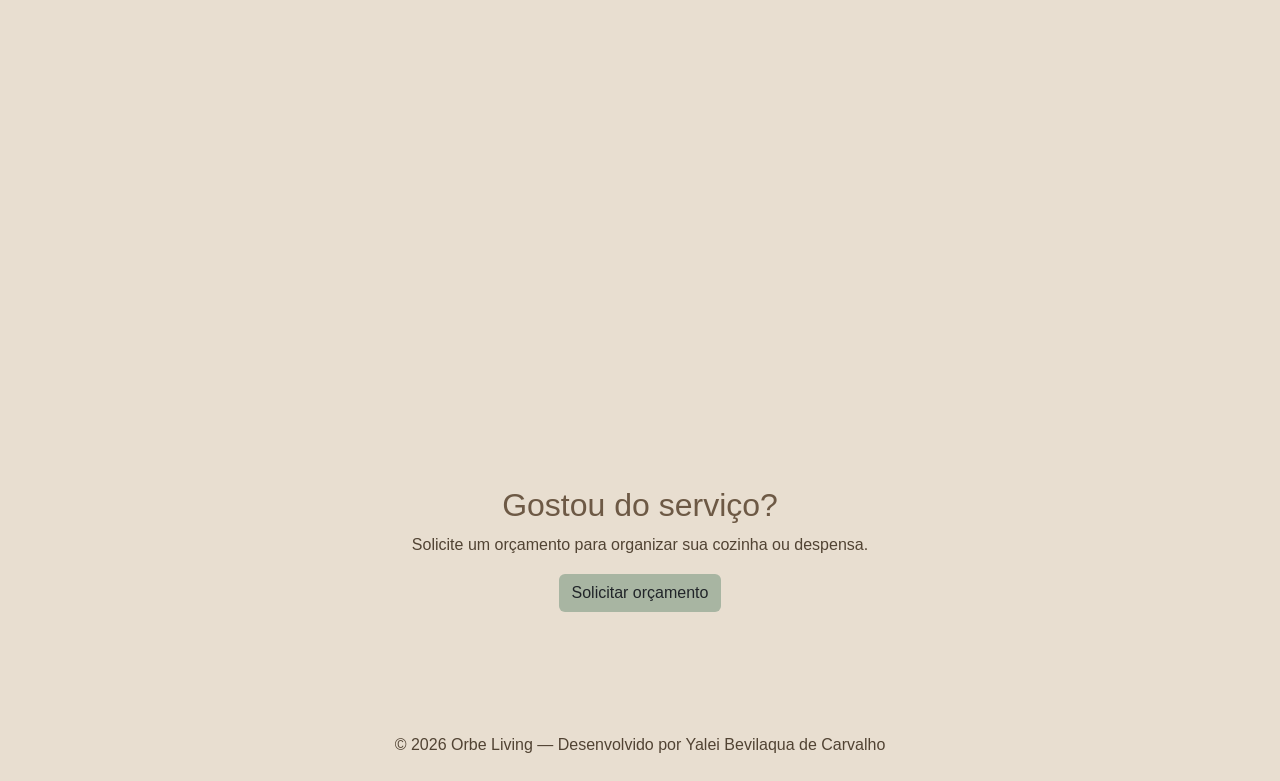
<file: servico2.html>
<!DOCTYPE html>
<html lang="pt-br">

<head>
    <meta charset="UTF-8">
    <meta name="viewport" content="width=device-width, initial-scale=1.0">
    <link href="https://cdn.jsdelivr.net/npm/bootstrap@5.3.8/dist/css/bootstrap.min.css" rel="stylesheet"
        integrity="sha384-sRIl4kxILFvY47J16cr9ZwB07vP4J8+LH7qKQnuqkuIAvNWLzeN8tE5YBujZqJLB" crossorigin="anonymous">
    <link rel="stylesheet" href="CSS/index.css">
    <title>Organização de Cozinhas e Despensas</title>
</head>

<body>

    <header class="py-3 mb-4 border-bottom fundo_head">
        <div class="container">
            <div class="text-center mb-3">
                <a href="index.html" class="d-inline-flex align-items-center text-decoration-none">
                    <img src="Imagens/Logo simplificada.png" alt="Logo Orbe Living" class="logo_simples">
                    <span class="fs-3 letra">ORBE LIVING</span>
                </a>
            </div>

            <ul class="nav nav-pills justify-content-center gap-2">
                <li class="nav-item">
                    <a href="index.html" class="nav-link link_colors letra">Menu</a>
                </li>

                <li class="nav-item">
                    <a href="contatos.html" class="nav-link link_colors letra">Fale Conosco</a>
                </li>

                <li class="nav-item">
                    <a href="depoimentos.html" class="nav-link link_colors letra">Feedbacks</a>
                </li>

                <li class="nav-item">
                    <a href="apresentacao.html" class="nav-link link_colors letra">Saiba mais</a>
                </li>

                <li class="nav-item">
                    <a href="servicos.html" class="nav-link link_colors letra">Nossos serviços</a>
                </li>
            </ul>
        </div>
    </header>


    <main class="container py-5">

        <section class="text-center mb-5">
            <h1 class="titulo">Organização de Cozinhas e Despensas</h1>
            <p class="subtitulo">Mais praticidade e melhor aproveitamento dos espaços da sua cozinha.</p>
        </section>


        <section class="mb-5">
            <div class="row g-4">

                <div class="col-md-6">
                    <img src="Imagens/Serviços/img_org_2.jpg" class="imagem-servico" alt="Cozinha organizada">
                </div>

                <div class="col-md-6">
                    <img src="Imagens/Serviços/servico_2.jpg" class="imagem-servico" alt="Despensa organizada">
                </div>

            </div>
        </section>


        <section class="mb-5">
            <div class="card shadow-sm">
                <div class="card-body p-4">

                    <h2>Sobre o serviço</h2>

                    <p>O serviço de Organização de Cozinhas e Despensas busca melhorar o aproveitamento dos espaços e facilitar o acesso a alimentos, utensílios e produtos.</p>

                    <p>Os itens são organizados de acordo com a frequência de uso, tamanho e funcionalidade. Quando necessário, também são sugeridos organizadores, cestos, potes e etiquetas para facilitar a visualização e manutenção.</p>

                    <p class="numero">A partir de R$ 350,00</p>

                </div>
            </div>
        </section>


        <section class="mb-5">
            <h2 class="text-center mb-4">Detalhes do serviço</h2>

            <div class="row g-4">

                <div class="col-md-3">
                    <div class="card shadow-sm h-100 text-center">
                        <div class="card-body">
                            <h3>Tempo</h3>
                            <p>4 a 6 horas</p>
                        </div>
                    </div>
                </div>

                <div class="col-md-3">
                    <div class="card shadow-sm h-100 text-center">
                        <div class="card-body">
                            <h3>Dias</h3>
                            <p>Segunda a sábado</p>
                        </div>
                    </div>
                </div>

                <div class="col-md-3">
                    <div class="card shadow-sm h-100 text-center">
                        <div class="card-body">
                            <h3>Horários</h3>
                            <p>08:00 às 18:00</p>
                        </div>
                    </div>
                </div>

                <div class="col-md-3">
                    <div class="card shadow-sm h-100 text-center">
                        <div class="card-body">
                            <h3>Atendimento</h3>
                            <p>Residencial e personalizado</p>
                        </div>
                    </div>
                </div>

            </div>
        </section>


        <section class="mb-5">
            <h2 class="text-center mb-4">Veja um pouco do nosso trabalho</h2>

            <div class="ratio ratio-16x9">
                <iframe src="https://www.youtube.com/embed/Op7D8M1p0jM"
                    title="Organização de Cozinhas e Despensas"
                    allow="accelerometer; autoplay; clipboard-write; encrypted-media; gyroscope; picture-in-picture; web-share"
                    allowfullscreen>
                </iframe>
            </div>
        </section>


        <section class="text-center mb-5">
            <h2>Gostou do serviço?</h2>
            <p>Solicite um orçamento para organizar sua cozinha ou despensa.</p>

            <a href="#" class="btn fundo_head" data-bs-toggle="modal" data-bs-target="#modalOrcamento">
                Solicitar orçamento
            </a>
        </section>

    </main>


    <div class="modal fade" id="modalOrcamento" tabindex="-1" aria-labelledby="modalOrcamentoLabel" aria-hidden="true">

        <div class="modal-dialog modal-lg modal-dialog-centered modal-dialog-scrollable">
            <div class="modal-content">

                <div class="modal-header">
                    <h2 class="modal-title" id="modalOrcamentoLabel">Solicitar orçamento</h2>
                    <button type="button" class="btn-close" data-bs-dismiss="modal" aria-label="Fechar"></button>
                </div>

                <div class="modal-body">

                    <form id="formOrcamento" data-api-form="orcamento">
                        <input type="hidden" name="servico" value="Organização de Cozinhas e Despensas">

                        <div class="mb-3">
                            <label for="nome" class="form-label">Nome</label>
                            <input type="text" class="form-control" id="nome" name="nome" required>
                        </div>

                        <div class="mb-3">
                            <label for="email" class="form-label">E-mail</label>
                            <input type="email" class="form-control" id="email" name="email" required>
                        </div>

                        <div class="mb-3">
                            <label for="telefone" class="form-label">Telefone</label>
                            <input type="tel" class="form-control" id="telefone" name="telefone" required>
                        </div>

                        <div class="mb-3">
                            <label for="endereco" class="form-label">Endereço</label>
                            <input type="text" class="form-control" id="endereco" name="endereco" required>
                        </div>

                        <div class="row">

                            <div class="col-md-8 mb-3">
                                <label for="cidade" class="form-label">Cidade</label>
                                <input type="text" class="form-control" id="cidade" name="cidade" required>
                            </div>

                            <div class="col-md-4 mb-3">
                                <label for="uf" class="form-label">UF</label>
                                <input type="text" class="form-control" id="uf" name="uf" maxlength="2" required>
                            </div>

                        </div>

                        <div class="mb-3">
                            <label for="data" class="form-label">Data desejada para a realização do serviço</label>
                            <input type="date" class="form-control" id="data" name="data" required>
                        </div>

                        <div class="mb-3">
                            <label for="observacoes" class="form-label">Observações</label>
                            <textarea class="form-control" id="observacoes" name="observacoes" rows="4"></textarea>
                        </div>

                        <button type="submit" class="btn fundo_head">Enviar solicitação</button>

                    </form>

                </div>

            </div>
        </div>

    </div>


    <footer class="text-center py-4">
        <p class="mb-0">© 2026 Orbe Living — Desenvolvido por Yalei Bevilaqua de Carvalho</p>
    </footer>


    <script src="https://cdn.jsdelivr.net/npm/bootstrap@5.3.8/dist/js/bootstrap.bundle.min.js"></script>

    <script src="js/a13.js"></script>
</body>

</html>
</file>
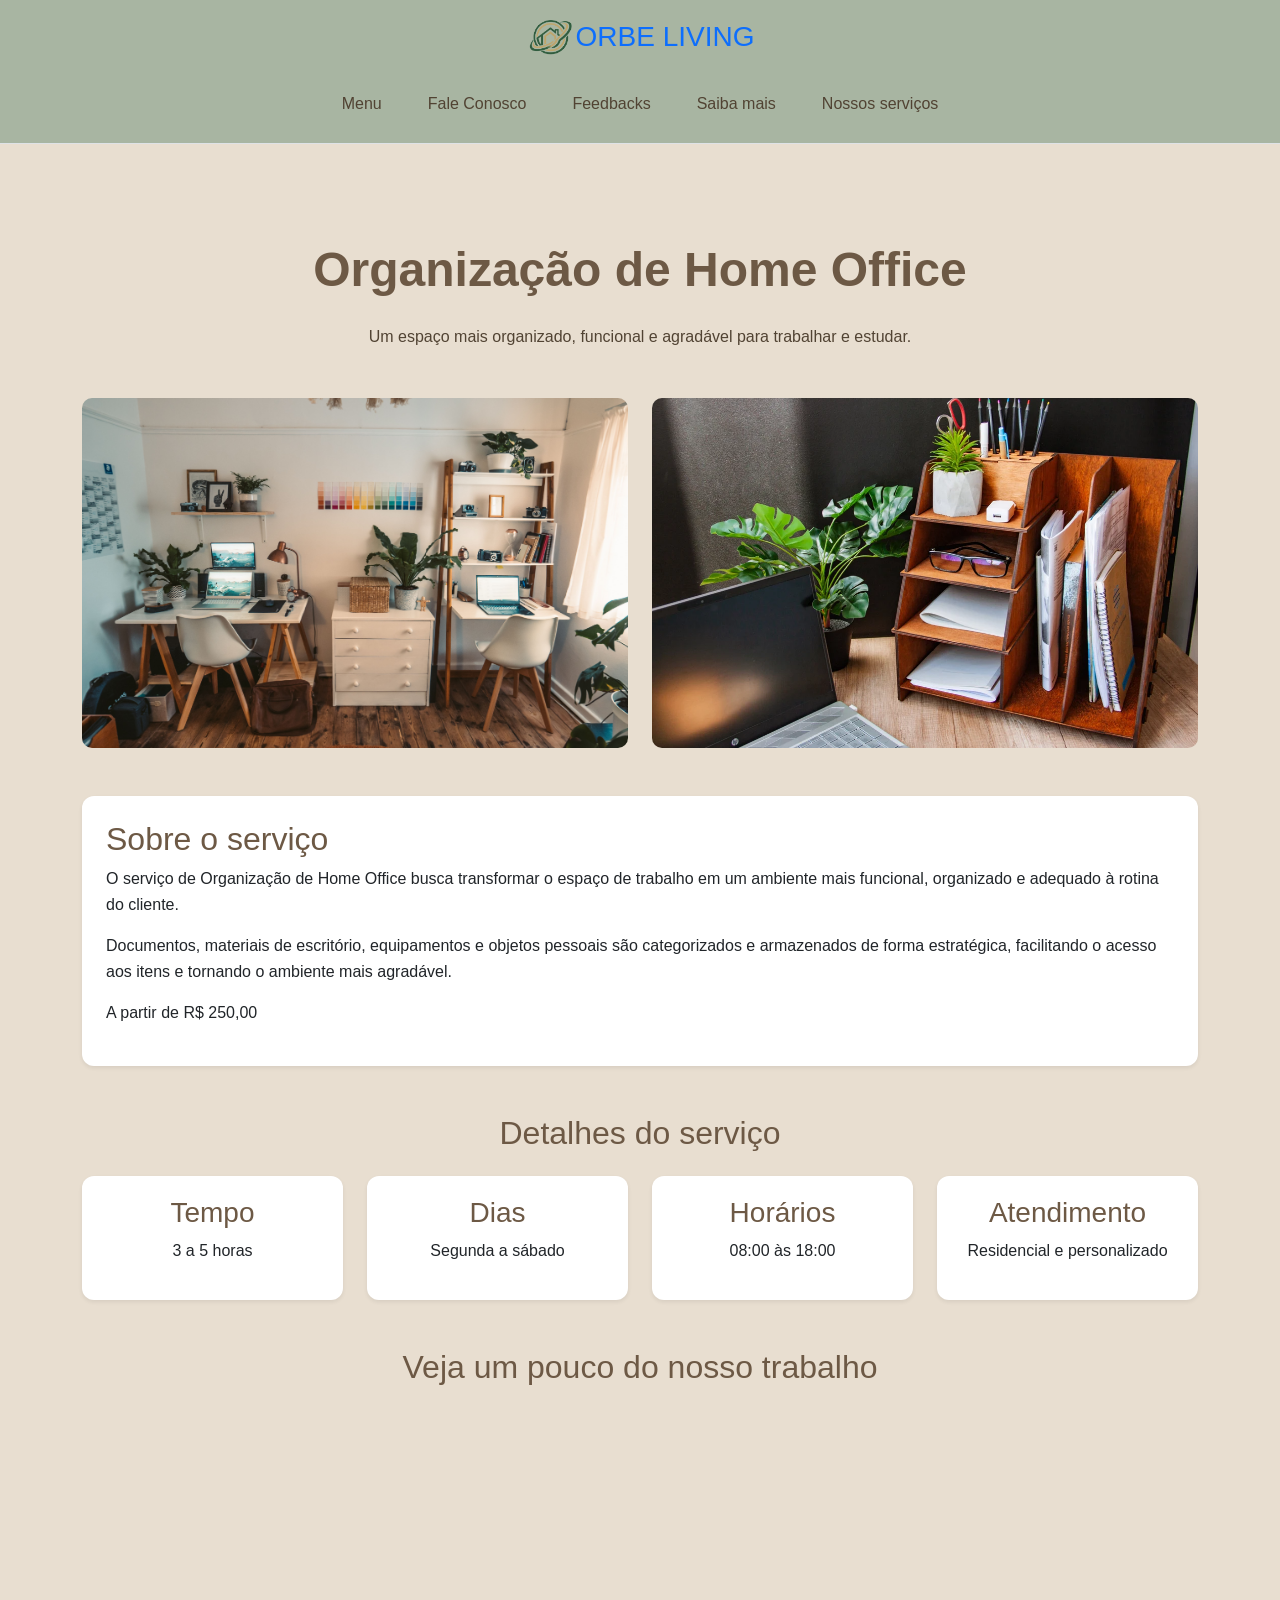
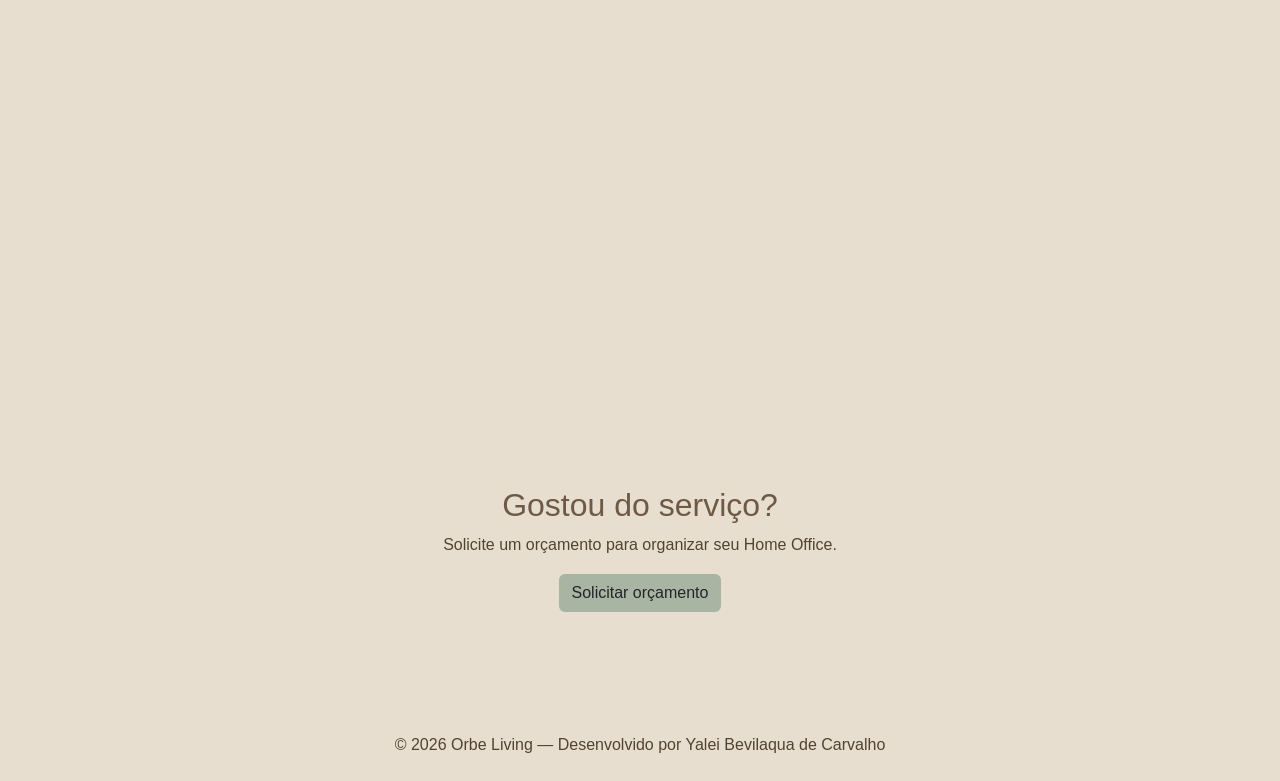
<file: servico3.html>
<!DOCTYPE html>
<html lang="pt-br">

<head>
    <meta charset="UTF-8">
    <meta name="viewport" content="width=device-width, initial-scale=1.0">
    <link href="https://cdn.jsdelivr.net/npm/bootstrap@5.3.8/dist/css/bootstrap.min.css" rel="stylesheet"
        integrity="sha384-sRIl4kxILFvY47J16cr9ZwB07vP4J8+LH7qKQnuqkuIAvNWLzeN8tE5YBujZqJLB" crossorigin="anonymous">
    <link rel="stylesheet" href="CSS/index.css">
    <title>Organização de Home Office</title>
</head>

<body>

    <header class="py-3 mb-4 border-bottom fundo_head">
        <div class="container">
            <div class="text-center mb-3">
                <a href="index.html" class="d-inline-flex align-items-center text-decoration-none">
                    <img src="Imagens/Logo simplificada.png" alt="Logo Orbe Living" class="logo_simples">
                    <span class="fs-3 letra">ORBE LIVING</span>
                </a>
            </div>

            <ul class="nav nav-pills justify-content-center gap-2">
                <li class="nav-item">
                    <a href="index.html" class="nav-link link_colors letra">Menu</a>
                </li>

                <li class="nav-item">
                    <a href="contatos.html" class="nav-link link_colors letra">Fale Conosco</a>
                </li>

                <li class="nav-item">
                    <a href="depoimentos.html" class="nav-link link_colors letra">Feedbacks</a>
                </li>

                <li class="nav-item">
                    <a href="apresentacao.html" class="nav-link link_colors letra">Saiba mais</a>
                </li>

                <li class="nav-item">
                    <a href="servicos.html" class="nav-link link_colors letra">Nossos serviços</a>
                </li>
            </ul>
        </div>
    </header>


    <main class="container py-5">

        <section class="text-center mb-5">
            <h1 class="titulo">Organização de Home Office</h1>
            <p class="subtitulo">Um espaço mais organizado, funcional e agradável para trabalhar e estudar.</p>
        </section>


        <section class="mb-5">
            <div class="row g-4">

                <div class="col-md-6">
                    <img src="Imagens/Serviços/img_org_3.jpg" class="imagem-servico" alt="Home Office organizado">
                </div>

                <div class="col-md-6">
                    <img src="Imagens/Serviços/servico_3.jpg" class="imagem-servico" alt="Organização de espaço de trabalho">
                </div>

            </div>
        </section>


        <section class="mb-5">
            <div class="card shadow-sm">
                <div class="card-body p-4">

                    <h2>Sobre o serviço</h2>

                    <p>O serviço de Organização de Home Office busca transformar o espaço de trabalho em um ambiente mais funcional, organizado e adequado à rotina do cliente.</p>

                    <p>Documentos, materiais de escritório, equipamentos e objetos pessoais são categorizados e armazenados de forma estratégica, facilitando o acesso aos itens e tornando o ambiente mais agradável.</p>

                    <p class="numero">A partir de R$ 250,00</p>

                </div>
            </div>
        </section>


        <section class="mb-5">
            <h2 class="text-center mb-4">Detalhes do serviço</h2>

            <div class="row g-4">

                <div class="col-md-3">
                    <div class="card shadow-sm h-100 text-center">
                        <div class="card-body">
                            <h3>Tempo</h3>
                            <p>3 a 5 horas</p>
                        </div>
                    </div>
                </div>

                <div class="col-md-3">
                    <div class="card shadow-sm h-100 text-center">
                        <div class="card-body">
                            <h3>Dias</h3>
                            <p>Segunda a sábado</p>
                        </div>
                    </div>
                </div>

                <div class="col-md-3">
                    <div class="card shadow-sm h-100 text-center">
                        <div class="card-body">
                            <h3>Horários</h3>
                            <p>08:00 às 18:00</p>
                        </div>
                    </div>
                </div>

                <div class="col-md-3">
                    <div class="card shadow-sm h-100 text-center">
                        <div class="card-body">
                            <h3>Atendimento</h3>
                            <p>Residencial e personalizado</p>
                        </div>
                    </div>
                </div>

            </div>
        </section>


        <section class="mb-5">
            <h2 class="text-center mb-4">Veja um pouco do nosso trabalho</h2>

            <div class="ratio ratio-16x9">
                <iframe src="https://www.youtube.com/embed/JXVLo9pd-IU"
                    title="Organização de Home Office"
                    allow="accelerometer; autoplay; clipboard-write; encrypted-media; gyroscope; picture-in-picture; web-share"
                    allowfullscreen>
                </iframe>
            </div>
        </section>


        <section class="text-center mb-5">
            <h2>Gostou do serviço?</h2>
            <p>Solicite um orçamento para organizar seu Home Office.</p>

            <a href="#" class="btn fundo_head" data-bs-toggle="modal" data-bs-target="#modalOrcamento">
                Solicitar orçamento
            </a>
        </section>

    </main>


    <div class="modal fade" id="modalOrcamento" tabindex="-1" aria-labelledby="modalOrcamentoLabel" aria-hidden="true">

        <div class="modal-dialog modal-lg modal-dialog-centered modal-dialog-scrollable">
            <div class="modal-content">

                <div class="modal-header">
                    <h2 class="modal-title" id="modalOrcamentoLabel">Solicitar orçamento</h2>
                    <button type="button" class="fundo_head" data-bs-dismiss="modal" aria-label="Fechar"></button>
                </div>

                <div class="modal-body">

                    <form id="formOrcamento" data-api-form="orcamento">
                        <input type="hidden" name="servico" value="Organização de Home Office">

                        <div class="mb-3">
                            <label for="nome" class="form-label">Nome</label>
                            <input type="text" class="form-control" id="nome" name="nome" required>
                        </div>

                        <div class="mb-3">
                            <label for="email" class="form-label">E-mail</label>
                            <input type="email" class="form-control" id="email" name="email" required>
                        </div>

                        <div class="mb-3">
                            <label for="telefone" class="form-label">Telefone</label>
                            <input type="tel" class="form-control" id="telefone" name="telefone" required>
                        </div>

                        <div class="mb-3">
                            <label for="endereco" class="form-label">Endereço</label>
                            <input type="text" class="form-control" id="endereco" name="endereco" required>
                        </div>

                        <div class="row">

                            <div class="col-md-8 mb-3">
                                <label for="cidade" class="form-label">Cidade</label>
                                <input type="text" class="form-control" id="cidade" name="cidade" required>
                            </div>

                            <div class="col-md-4 mb-3">
                                <label for="uf" class="form-label">UF</label>
                                <input type="text" class="form-control" id="uf" name="uf" maxlength="2" required>
                            </div>

                        </div>

                        <div class="mb-3">
                            <label for="data" class="form-label">Data desejada para a realização do serviço</label>
                            <input type="date" class="form-control" id="data" name="data" required>
                        </div>

                        <div class="mb-3">
                            <label for="observacoes" class="form-label">Observações</label>
                            <textarea class="form-control" id="observacoes" name="observacoes" rows="4"></textarea>
                        </div>

                        <button type="submit" class="btn fundo_head">Enviar solicitação</button>

                    </form>

                </div>

            </div>
        </div>

    </div>


    <footer class="text-center py-4">
        <p class="mb-0">© 2026 Orbe Living — Desenvolvido por Yalei Bevilaqua de Carvalho</p>
    </footer>


    <script src="https://cdn.jsdelivr.net/npm/bootstrap@5.3.8/dist/js/bootstrap.bundle.min.js"></script>

    <script src="js/a13.js"></script>
</body>

</html>
</file>
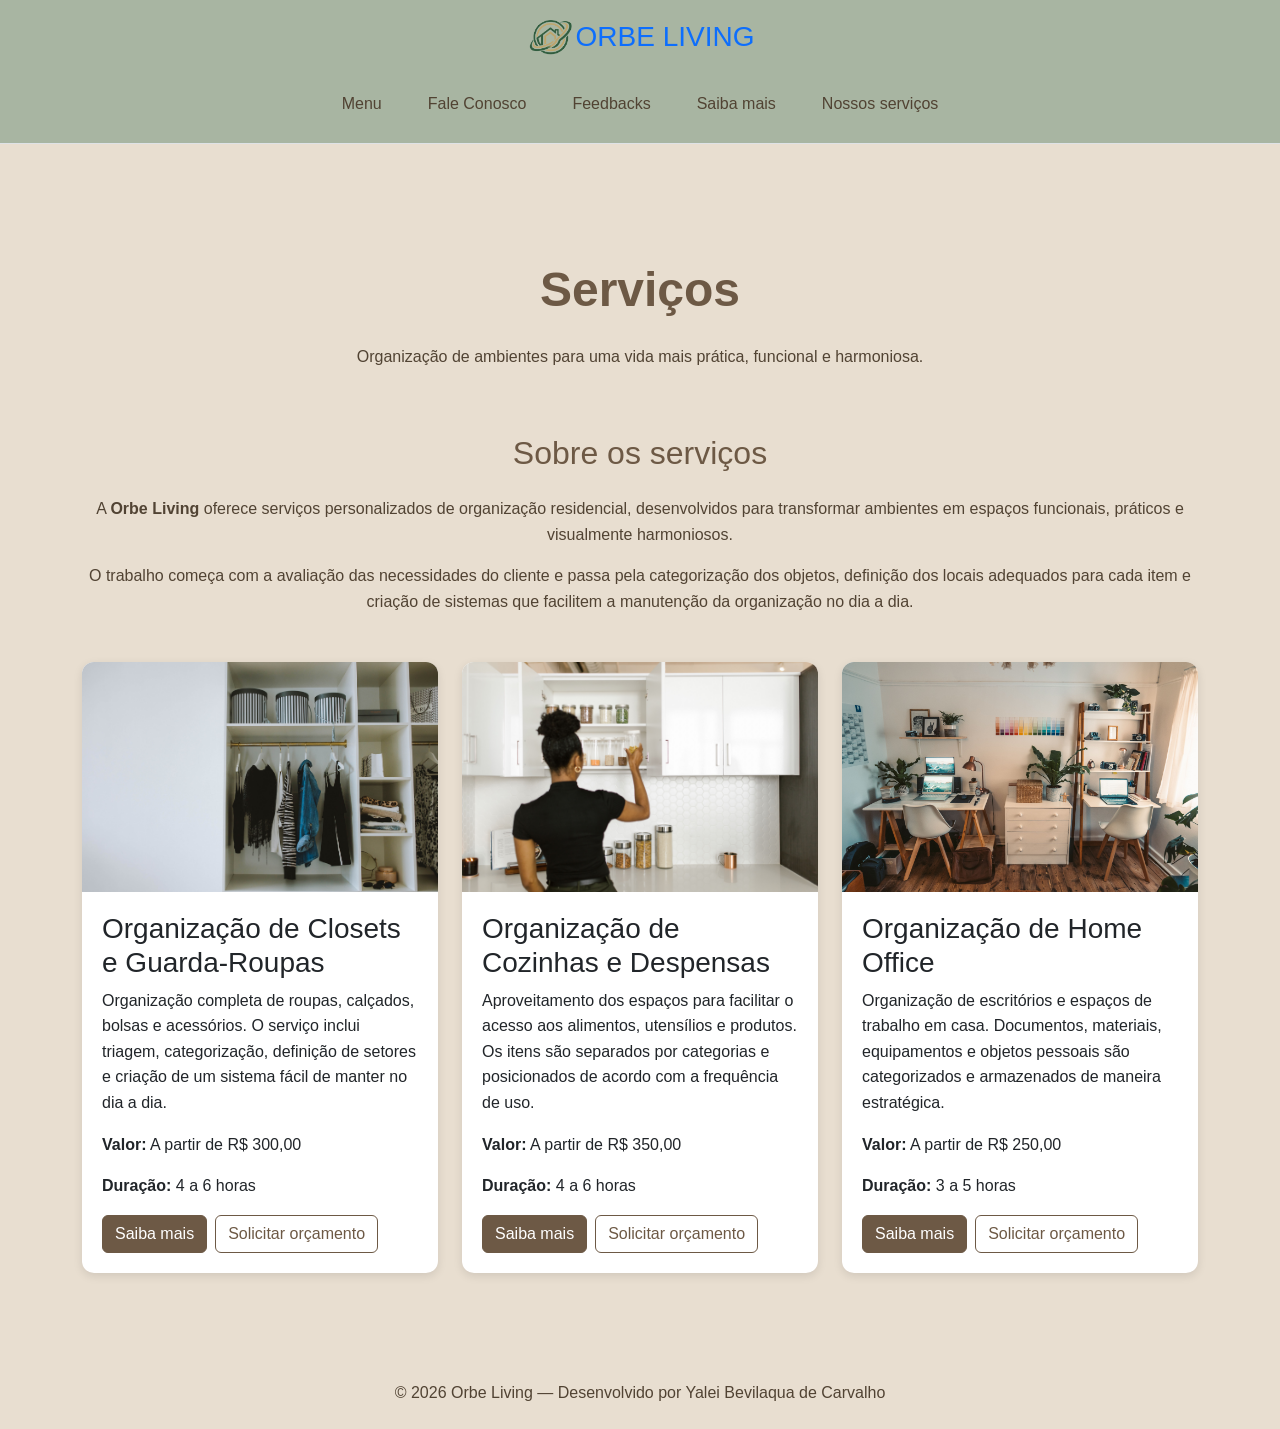
<file: servicos.html>
<!DOCTYPE html>
<html lang="pt-br">
<head>
    <meta charset="UTF-8">
    <meta name="viewport" content="width=device-width, initial-scale=1.0">
    <link href="https://cdn.jsdelivr.net/npm/bootstrap@5.3.8/dist/css/bootstrap.min.css" rel="stylesheet">
    <link rel="stylesheet" href="CSS/index.css">
    <title>Nossos serviços</title>
</head>
<body>

<header class="py-3 mb-4 border-bottom fundo_head">
    <div class="container">
        <div class="text-center mb-3">
            <a href="index.html" class="d-inline-flex align-items-center text-decoration-none">
                <img src="Imagens/Logo simplificada.png" alt="Logo Orbe Living" class="logo_simples">
                <span class="fs-3 letra">ORBE LIVING</span>
            </a>
        </div>

        <ul class="nav nav-pills justify-content-center gap-2">
            <li class="nav-item"><a href="index.html" class="nav-link link_colors letra">Menu</a></li>
            <li class="nav-item"><a href="contatos.html" class="nav-link link_colors letra">Fale Conosco</a></li>
            <li class="nav-item"><a href="depoimentos.html" class="nav-link link_colors letra">Feedbacks</a></li>
            <li class="nav-item"><a href="apresentacao.html" class="nav-link link_colors letra">Saiba mais</a></li>
            <li class="nav-item"><a href="servicos.html" class="nav-link link_colors letra">Nossos serviços</a></li>
        </ul>
    </div>
</header>

<main class="container">

    <section class="text-center py-5">
        <h1 class="titulo">Serviços</h1>
        <p class="subtitulo">Organização de ambientes para uma vida mais prática, funcional e harmoniosa.</p>
    </section>

    <section class="text-center mb-5">
        <h2 class="mb-4">Sobre os serviços</h2>
        <p>A <strong>Orbe Living</strong> oferece serviços personalizados de organização residencial, desenvolvidos para transformar ambientes em espaços funcionais, práticos e visualmente harmoniosos.</p>
        <p>O trabalho começa com a avaliação das necessidades do cliente e passa pela categorização dos objetos, definição dos locais adequados para cada item e criação de sistemas que facilitem a manutenção da organização no dia a dia.</p>
    </section>

    <section class="row g-4 mb-5" id="listaServicos">

        <div class="col-md-6 col-lg-4">
            <div class="card h-100">
                <img src="Imagens/Serviços/img_org_1.jpg" class="card-img-top imagem-card-servico" alt="Closet organizado">

                <div class="card-body d-flex flex-column">
                    <h3 class="card-title">Organização de Closets e Guarda-Roupas</h3>

                    <p class="card-text">Organização completa de roupas, calçados, bolsas e acessórios. O serviço inclui triagem, categorização, definição de setores e criação de um sistema fácil de manter no dia a dia.</p>

                    <p><strong>Valor:</strong> A partir de R$ 300,00</p>
                    <p><strong>Duração:</strong> 4 a 6 horas</p>

                    <div class="mt-auto d-flex flex-wrap gap-2">
                        <a href="servico1.html" class="btn btn-orbe">Saiba mais</a>

                        <button type="button" class="btn btn-outline-orbe" data-servico="Organização de Closets e Guarda-Roupas" data-bs-toggle="modal" data-bs-target="#modalOrcamento">
                            Solicitar orçamento
                        </button>
                    </div>
                </div>
            </div>
        </div>

        <div class="col-md-6 col-lg-4">
            <div class="card h-100">
                <img src="Imagens/Serviços/img_org_2.jpg" class="card-img-top imagem-card-servico" alt="Cozinha organizada">

                <div class="card-body d-flex flex-column">
                    <h3 class="card-title">Organização de Cozinhas e Despensas</h3>

                    <p class="card-text">Aproveitamento dos espaços para facilitar o acesso aos alimentos, utensílios e produtos. Os itens são separados por categorias e posicionados de acordo com a frequência de uso.</p>

                    <p><strong>Valor:</strong> A partir de R$ 350,00</p>
                    <p><strong>Duração:</strong> 4 a 6 horas</p>

                    <div class="mt-auto d-flex flex-wrap gap-2">
                        <a href="servico2.html" class="btn btn-orbe">Saiba mais</a>

                        <button type="button" class="btn btn-outline-orbe" data-servico="Organização de Cozinhas e Despensas" data-bs-toggle="modal" data-bs-target="#modalOrcamento">
                            Solicitar orçamento
                        </button>
                    </div>
                </div>
            </div>
        </div>

        <div class="col-md-6 col-lg-4">
            <div class="card h-100">
                <img src="Imagens/Serviços/img_org_3.jpg" class="card-img-top imagem-card-servico" alt="Home office organizado">

                <div class="card-body d-flex flex-column">
                    <h3 class="card-title">Organização de Home Office</h3>

                    <p class="card-text">Organização de escritórios e espaços de trabalho em casa. Documentos, materiais, equipamentos e objetos pessoais são categorizados e armazenados de maneira estratégica.</p>

                    <p><strong>Valor:</strong> A partir de R$ 250,00</p>
                    <p><strong>Duração:</strong> 3 a 5 horas</p>

                    <div class="mt-auto d-flex flex-wrap gap-2">
                        <a href="servico3.html" class="btn btn-orbe">Saiba mais</a>

                        <button type="button" class="btn btn-outline-orbe" data-servico="Organização de Home Office" data-bs-toggle="modal" data-bs-target="#modalOrcamento">
                            Solicitar orçamento
                        </button>
                    </div>
                </div>
            </div>
        </div>

    </section>
</main>

<div class="modal fade" id="modalOrcamento" tabindex="-1" aria-hidden="true">
    <div class="modal-dialog modal-lg modal-dialog-centered modal-dialog-scrollable">
        <div class="modal-content">

            <form id="formOrcamento" data-api-form="orcamento">

                <div class="modal-header">
                    <h2 class="modal-title fs-5">Solicitar orçamento</h2>
                    <button type="button" class="btn-close" data-bs-dismiss="modal" aria-label="Fechar"></button>
                </div>

                <div class="modal-body">

                    <div class="mb-3">
                        <label for="orcServico" class="form-label">Serviço</label>
                        <select class="form-select" id="orcServico" name="servico" required>
                            <option value="">Selecione um serviço</option>
                            <option>Organização de Closets e Guarda-Roupas</option>
                            <option>Organização de Cozinhas e Despensas</option>
                            <option>Organização de Home Office</option>
                        </select>
                    </div>

                    <div class="row">

                        <div class="col-md-6 mb-3">
                            <label for="orcNome" class="form-label">Nome</label>
                            <input type="text" class="form-control" id="orcNome" name="nome" required>
                        </div>

                        <div class="col-md-6 mb-3">
                            <label for="orcEmail" class="form-label">E-mail</label>
                            <input type="email" class="form-control" id="orcEmail" name="email" required>
                        </div>

                        <div class="col-md-6 mb-3">
                            <label for="orcTelefone" class="form-label">Telefone</label>
                            <input type="tel" class="form-control" id="orcTelefone" name="telefone" required>
                        </div>

                        <div class="col-md-6 mb-3">
                            <label for="orcEndereco" class="form-label">Endereço</label>
                            <input type="text" class="form-control" id="orcEndereco" name="endereco">
                        </div>

                        <div class="col-md-8 mb-3">
                            <label for="orcCidade" class="form-label">Cidade</label>
                            <input type="text" class="form-control" id="orcCidade" name="cidade">
                        </div>

                        <div class="col-md-4 mb-3">
                            <label for="orcUf" class="form-label">UF</label>
                            <input type="text" class="form-control" id="orcUf" name="uf" maxlength="2">
                        </div>

                        <div class="col-md-6 mb-3">
                            <label for="orcData" class="form-label">Data desejada</label>
                            <input type="date" class="form-control" id="orcData" name="data" required>
                        </div>

                        <div class="col-12 mb-3">
                            <label for="orcObservacoes" class="form-label">Observações</label>
                            <textarea class="form-control" id="orcObservacoes" name="observacoes" rows="4"></textarea>
                        </div>

                    </div>

                    <div id="mensagemOrcamento"></div>

                </div>

                <div class="modal-footer">
                    <button type="button" class="btn btn-secondary" data-bs-dismiss="modal">Fechar</button>
                    <button type="submit" class="btn fundo_head">Enviar orçamento</button>
                </div>

            </form>
        </div>
    </div>
</div>

<footer class="text-center py-4">
    <p class="mb-0">© 2026 Orbe Living — Desenvolvido por Yalei Bevilaqua de Carvalho</p>
</footer>

<script src="https://cdn.jsdelivr.net/npm/bootstrap@5.3.8/dist/js/bootstrap.bundle.min.js"></script>
<script src="js/a13.js"></script>

</body>
</html>
</file>
<file: CSS/index.css>
:root {
    --verde-salvia: #A8B5A2;
    --bege-areia: #E8DED0;
    --marrom: #6d5945;
    --marrom-escuro: #514333;
    --branco: #ffffff;
}

body {
    margin: 0;
    background-color: var(--bege-areia);
    color: var(--marrom-escuro);
    font-family: Arial, Helvetica, sans-serif;
}

.fundo_head {
    background-color: var(--verde-salvia);
}

.logo_simples {
    width: 50px;
    height: auto;
    object-fit: contain;
}

.titulo {
    color: var(--marrom);
    font-size: 48px;
    font-weight: bold;
    text-align: center;
    margin: 25px 0;
}

h1, h2, h3, h4, h5 {
    color: var(--marrom);
}

.nav-pills .nav-link {
    color: var(--marrom-escuro);
    margin: 3px;
}

.nav-pills .nav-link:hover,
.nav-pills .nav-link.active {
    color: var(--branco);
    background-color: var(--marrom);
}

main {
    min-height: 65vh;
    padding-top: 20px;
    padding-bottom: 35px;
}

p {
    line-height: 1.6;
}

.card {
    height: 100%;
    border: 0;
    border-radius: 12px;
    overflow: hidden;
    box-shadow: 0 3px 10px rgba(0, 0, 0, 0.10);
}

.card img {
    object-fit: cover;
}

.card .card-body {
    padding: 20px;
}

.btn-orbe {
    color: var(--branco);
    background-color: var(--marrom);
    border-color: var(--marrom);
}

.btn-orbe:hover {
    color: var(--branco);
    background-color: var(--marrom-escuro);
    border-color: var(--marrom-escuro);
}

.btn-outline-orbe {
    color: var(--marrom);
    border-color: var(--marrom);
}

.btn-outline-orbe:hover {
    color: var(--branco);
    background-color: var(--marrom);
}

.imagem-card-servico {
    width: 100%;
    height: 230px;
    object-fit: cover;
}

.modal-dialog {
    max-width: 850px;
}

.modal-content {
    max-height: 90vh;
}

.modal-body {
    overflow-y: auto;
}

@media (max-width: 576px) {
    .titulo {
        font-size: 36px;
    }

    .imagem-card-servico {
        height: 200px;
    }
}

.imagem-servico {
    width: 100%;
    height: 350px;
    object-fit: cover;
    display: block;
    border-radius: 10px;
}

@media (max-width: 768px) {
    .imagem-servico {
        height: 250px;
    }
}
</file>
